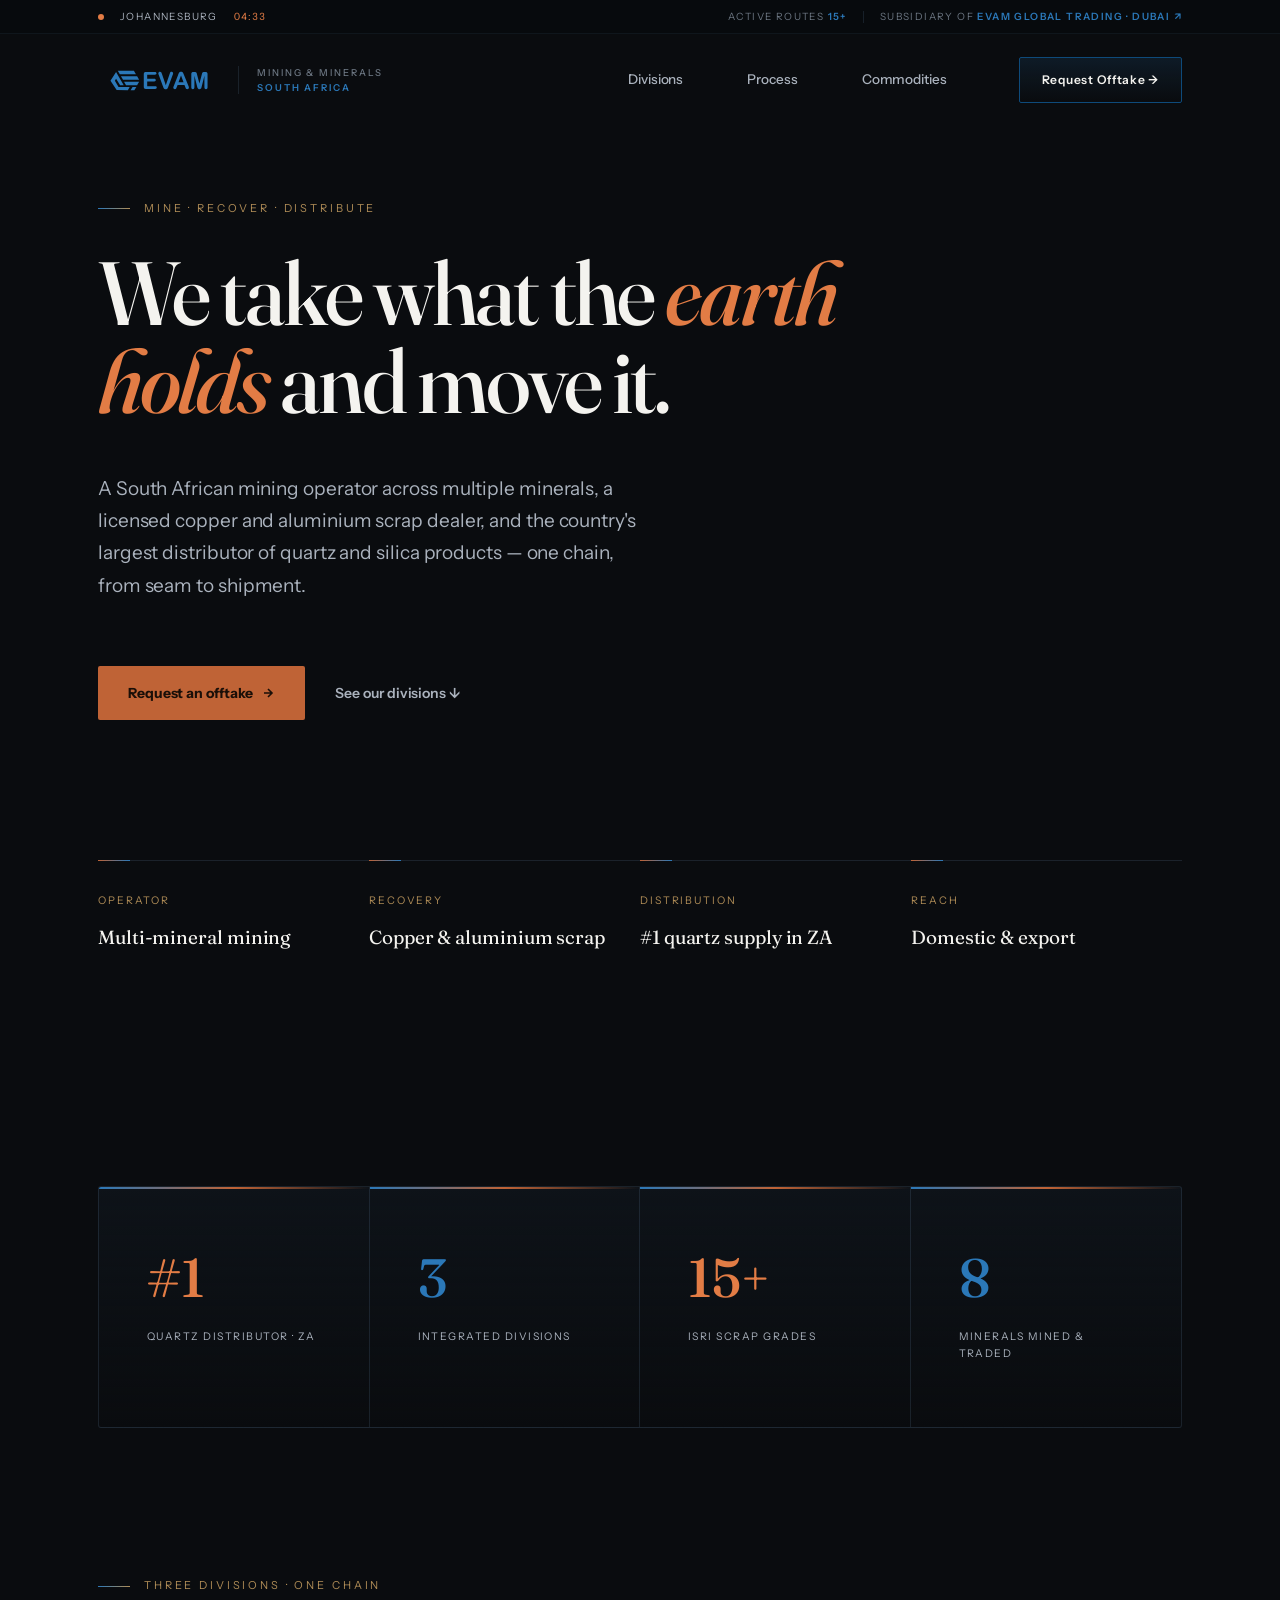
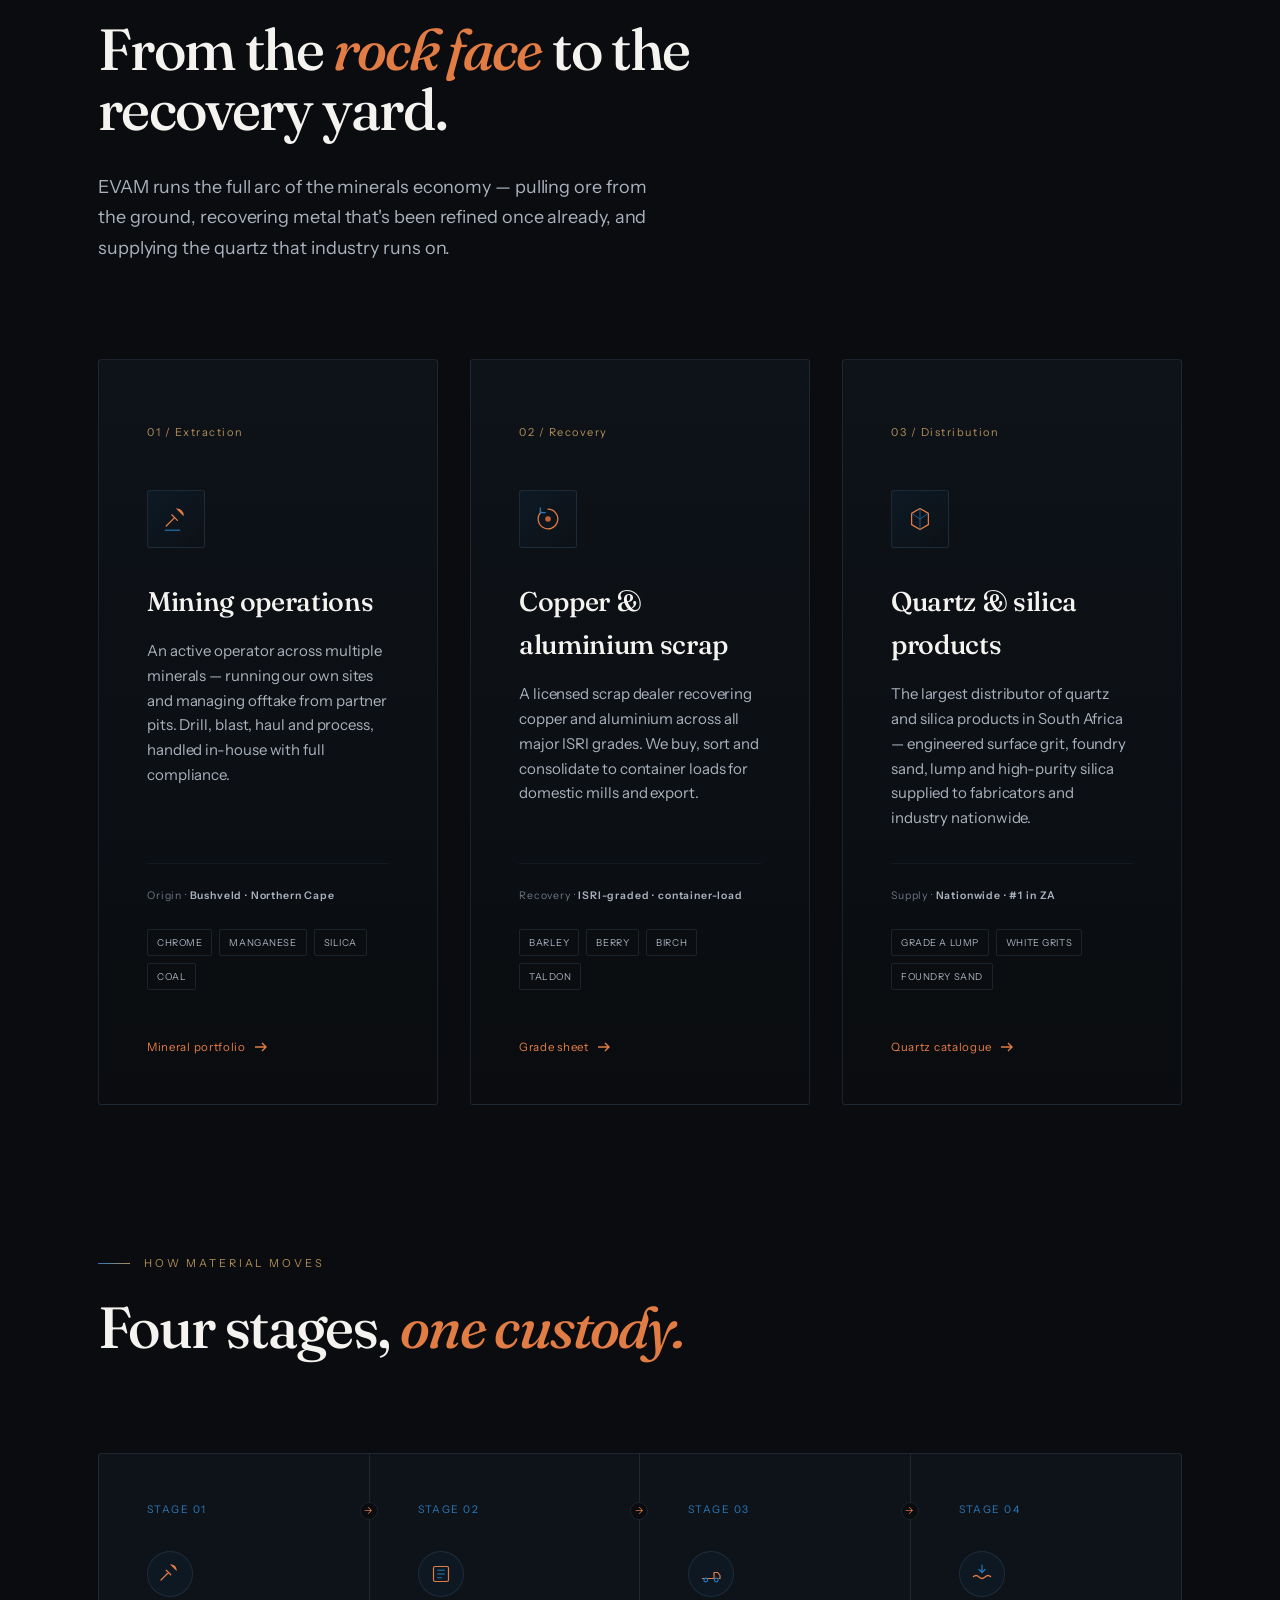
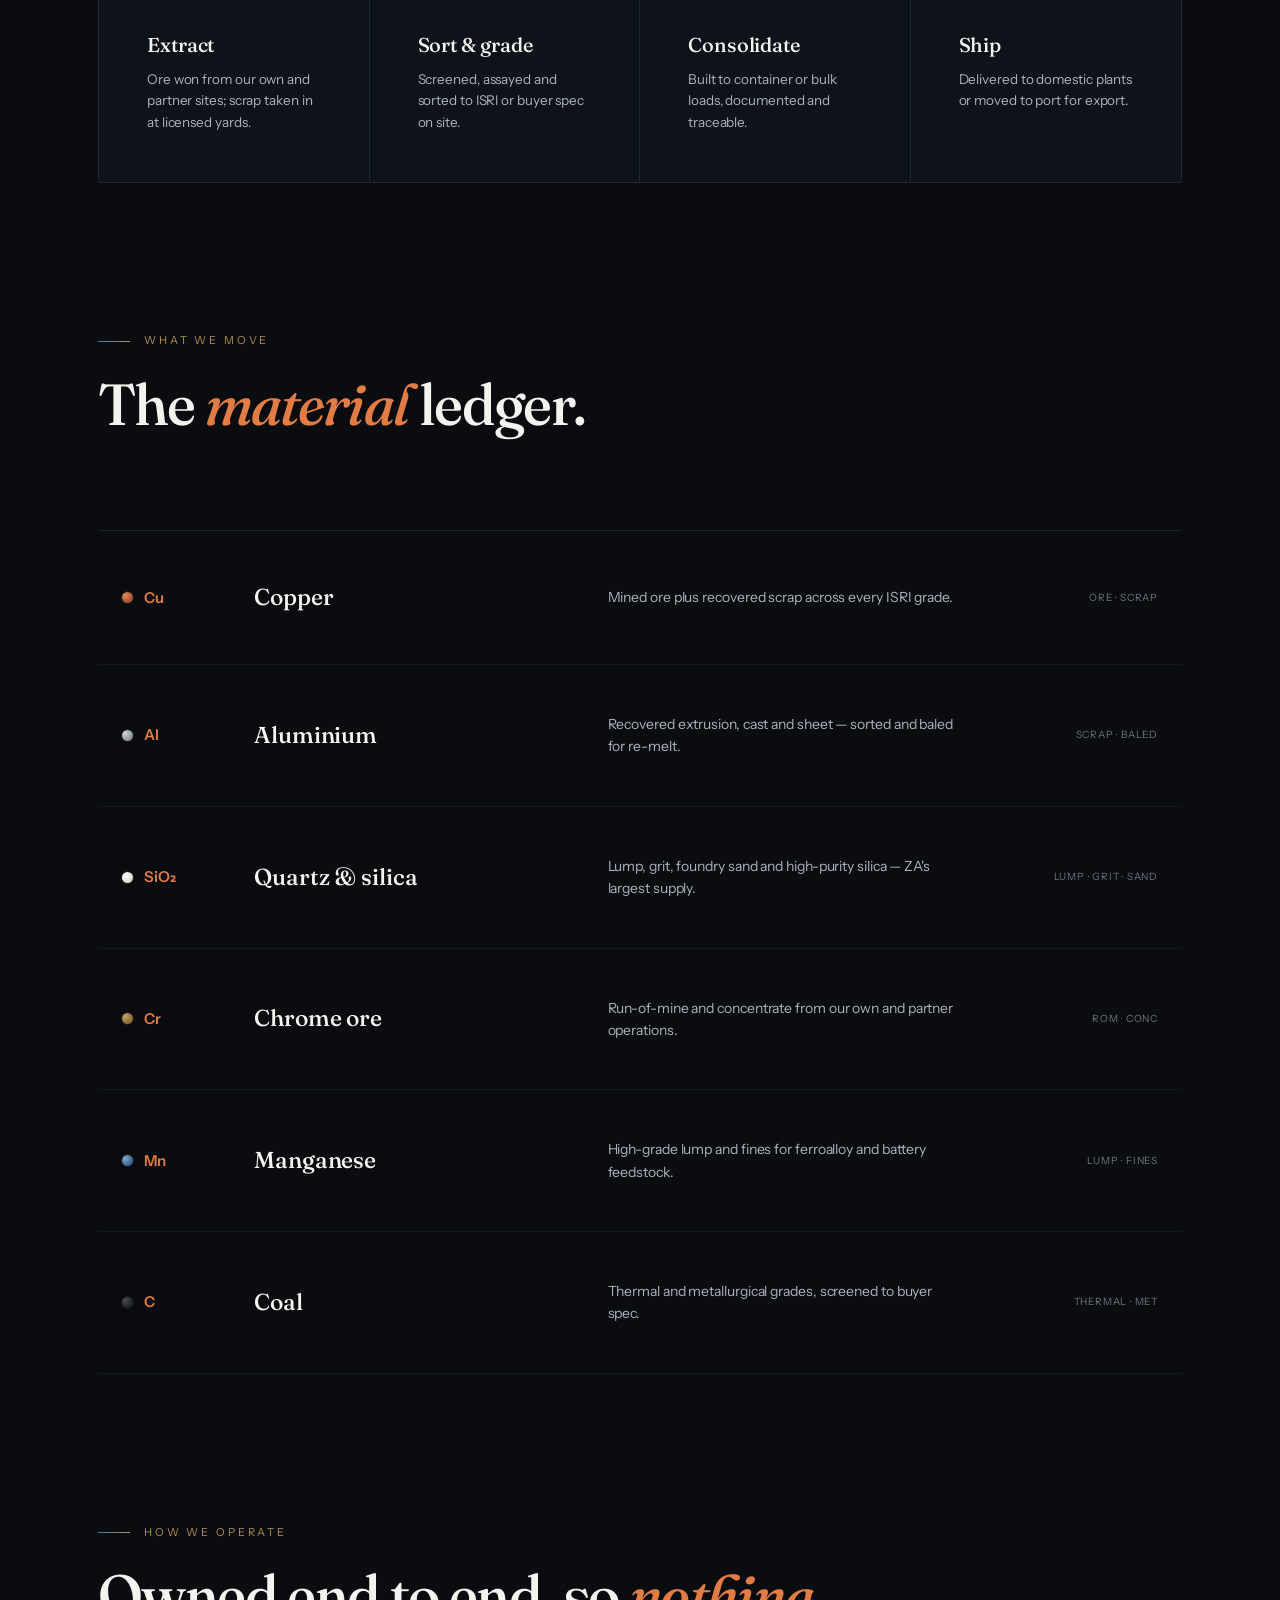
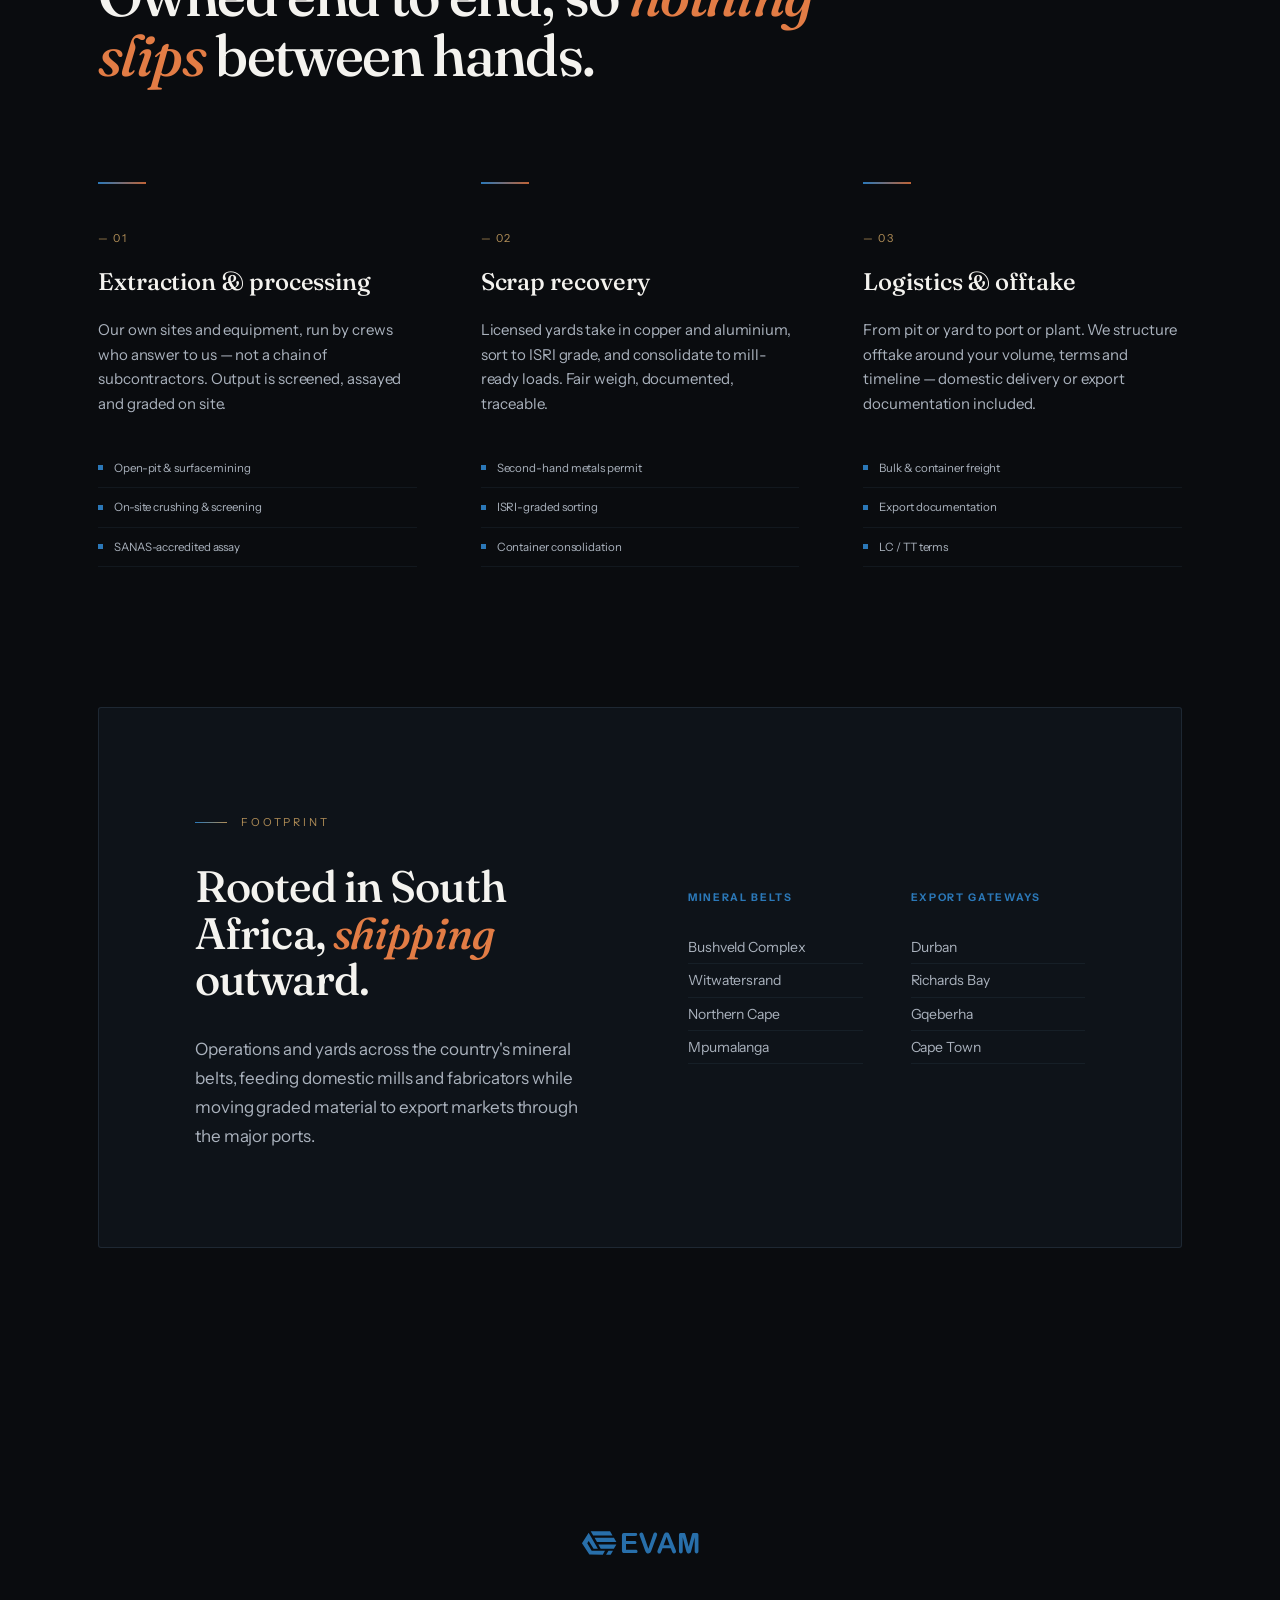
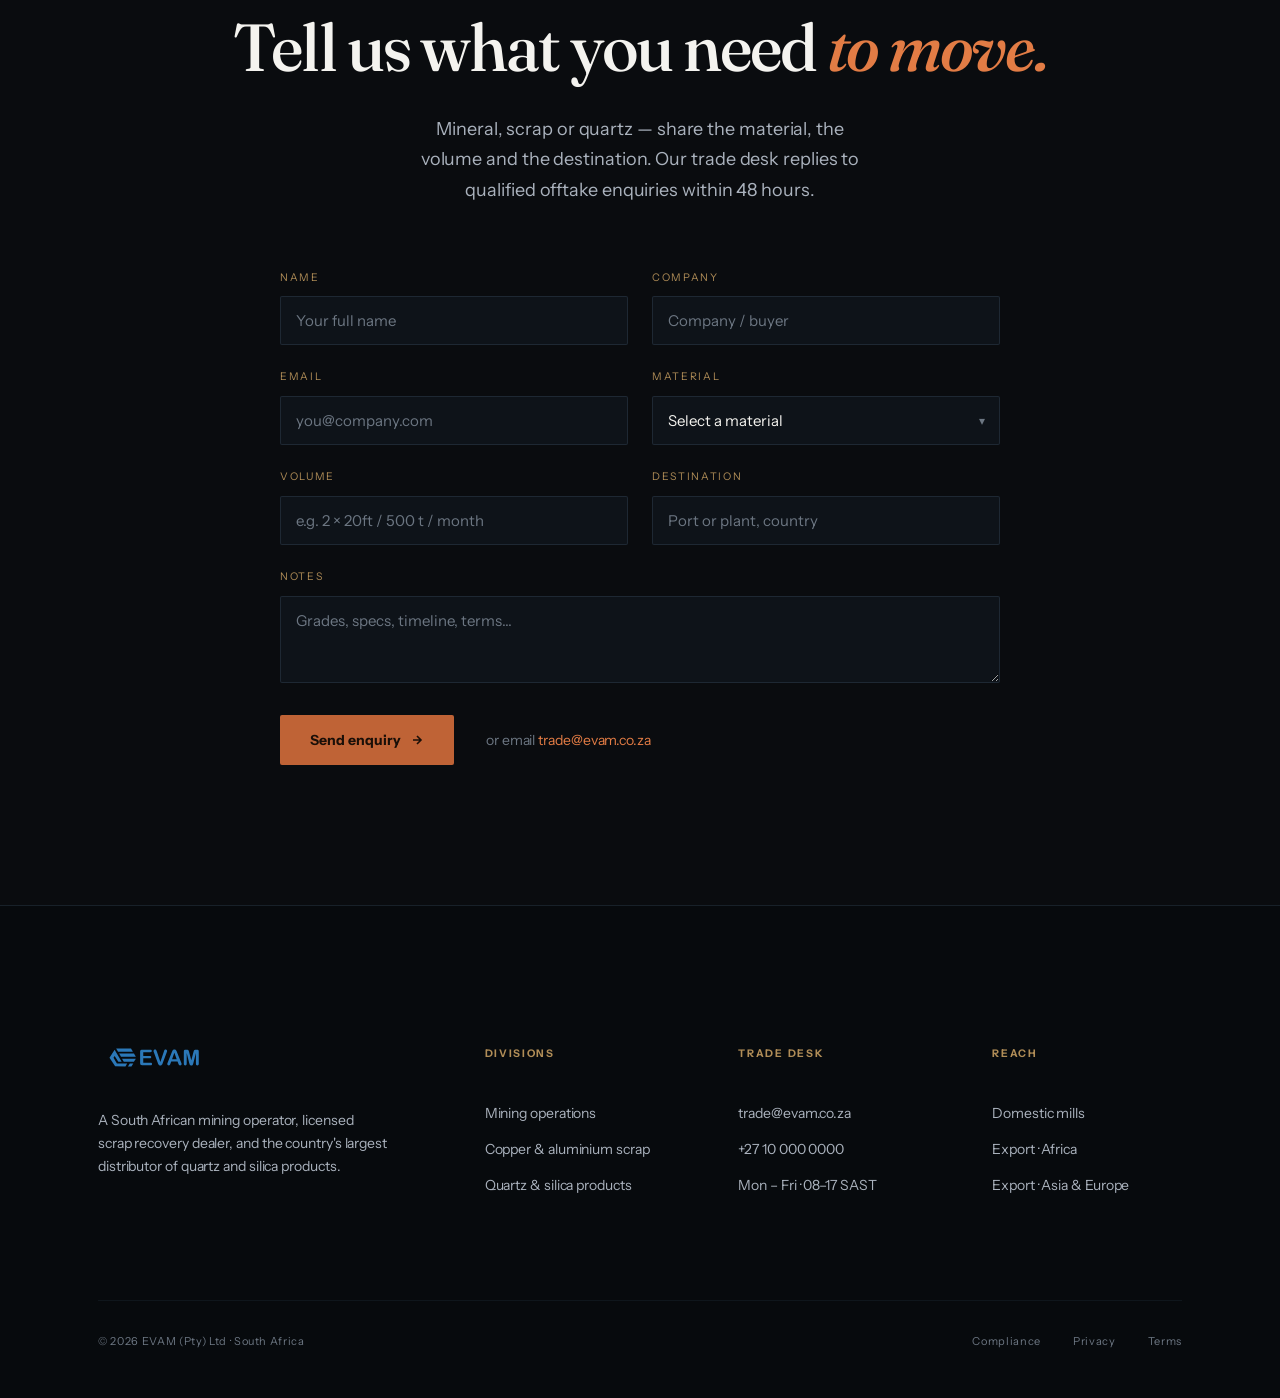
<file: index.html>
<!DOCTYPE html>
<html lang="en">
<head>
<meta charset="UTF-8">
<meta name="viewport" content="width=device-width, initial-scale=1.0">
<meta name="description" content="EVAM — a South African mining operator across multiple minerals, copper & aluminium scrap dealer, and the country's largest distributor of quartz and silica products.">
<title>EVAM — Earth, extracted. South African mining & minerals.</title>
<link rel="preconnect" href="https://fonts.googleapis.com">
<link rel="preconnect" href="https://fonts.gstatic.com" crossorigin>
<link href="https://fonts.googleapis.com/css2?family=Instrument+Sans:ital,wght@0,400;0,500;0,600;0,700;1,400;1,500&family=Fraunces:ital,opsz,wght@0,9..144,400;0,9..144,500;0,9..144,600;1,9..144,400;1,9..144,500&display=swap" rel="stylesheet">
<style>
  :root{
    --pitch:#0a0c0f;
    --seam:#0e1319;
    --seam-2:#121922;
    --rock:#1b2530;
    --navy:#0e4a7a;
    --navy-bright:#2b78b8;
    --navy-deep:#083860;
    --copper:#bf6336;
    --copper-bright:#e27c45;
    --quartz:#f4f3ef;
    --quartz-dim:#aab2bd;
    --quartz-faint:#6c7682;
    --gold:#b08d57;
    --line:rgba(120,160,200,.15);
    --line-soft:rgba(120,160,200,.08);
    --s1:8px;--s2:16px;--s3:24px;--s4:32px;--s5:48px;--s6:64px;--s7:96px;--s8:140px;--s9:200px;
    --rail:48px;--maxw:1180px;
  }
  *{margin:0;padding:0;box-sizing:border-box}
  html{scroll-behavior:smooth;-webkit-text-size-adjust:100%}
  body{
    background:var(--pitch);color:var(--quartz);
    font-family:'Instrument Sans',sans-serif;font-size:17px;line-height:1.6;letter-spacing:-.005em;
    -webkit-font-smoothing:antialiased;overflow-x:hidden;
  }
  a{color:inherit;text-decoration:none}
  ::selection{background:var(--copper);color:var(--pitch)}
  .wrap{max-width:var(--maxw);margin:0 auto;padding:0 var(--rail)}
  :focus-visible{outline:2px solid var(--navy-bright);outline-offset:3px}
  .eyebrow{font-family:'Instrument Sans',sans-serif;font-size:11px;letter-spacing:.26em;text-transform:uppercase;color:var(--gold);display:inline-flex;align-items:center;gap:14px}
  .eyebrow::before{content:"";width:32px;height:1px;background:linear-gradient(90deg,var(--navy-bright),var(--gold))}

  /* ===== TOP STATUS BAR (echoes parent) ===== */
  .statusbar{position:fixed;inset:0 0 auto 0;z-index:101;height:34px;background:#070a0d;border-bottom:1px solid var(--line-soft);display:flex;align-items:center}
  .statusbar .wrap{display:flex;align-items:center;justify-content:space-between;width:100%}
  .sb-l,.sb-r{display:flex;align-items:center;gap:var(--s2);font-family:'Instrument Sans',sans-serif;font-size:10px;letter-spacing:.14em;text-transform:uppercase;color:var(--quartz-faint)}
  .sb-l .loc{color:var(--quartz-dim)}
  .sb-l .clock{color:var(--copper-bright);letter-spacing:.1em;font-variant-numeric:tabular-nums;min-width:44px}
  .sb-l .tz{color:var(--quartz-faint)}
  .sb-l .dotlive{width:6px;height:6px;border-radius:50%;background:var(--copper-bright);box-shadow:0 0 0 0 rgba(226,124,69,.6);animation:pulse 2.4s infinite}
  @keyframes pulse{0%{box-shadow:0 0 0 0 rgba(226,124,69,.5)}70%{box-shadow:0 0 0 6px rgba(226,124,69,0)}100%{box-shadow:0 0 0 0 rgba(226,124,69,0)}}
  .sb-r b{color:var(--navy-bright);font-weight:600}
  .sb-r .sep{width:1px;height:12px;background:var(--line)}
  .sb-parent a{color:var(--quartz-dim);transition:color .2s}
  .sb-parent a:hover{color:var(--copper-bright)}

  /* ===== HEADER ===== */
  header{position:fixed;inset:34px 0 auto 0;z-index:100;transition:background .4s,border-color .4s,box-shadow .4s;border-bottom:1px solid transparent}
  header.scrolled{background:rgba(10,12,15,.7);backdrop-filter:blur(20px) saturate(140%);border-bottom-color:var(--line);box-shadow:0 8px 40px rgba(0,0,0,.4)}
  .nav{display:flex;align-items:center;justify-content:space-between;height:92px}
  .logo{display:flex;align-items:center;gap:18px}
  .logo img,.logo .evam-logo{height:25px;width:auto;display:block;color:var(--navy-bright)}
  .logo .divider{width:1px;height:28px;background:var(--line)}
  .logo .tag{font-family:'Instrument Sans',sans-serif;font-size:9.5px;font-weight:500;color:var(--quartz-faint);letter-spacing:.2em;text-transform:uppercase;line-height:1.6}
  .logo .tag b{color:var(--navy-bright);font-weight:600}
  nav.links{display:flex;align-items:center;gap:var(--s6)}
  nav.links a:not(.quote-btn){font-size:13.5px;font-weight:500;color:var(--quartz-dim);transition:color .2s;position:relative;padding:6px 0}
  nav.links a:not(.quote-btn)::after{content:"";position:absolute;left:0;bottom:0;width:0;height:1.5px;background:linear-gradient(90deg,var(--navy-bright),var(--copper));transition:width .28s cubic-bezier(.2,.7,.2,1)}
  nav.links a:not(.quote-btn):hover{color:var(--quartz)}
  nav.links a:not(.quote-btn):hover::after{width:100%}
  .quote-btn{margin-left:var(--s1);border:1px solid var(--navy);color:var(--quartz);background:linear-gradient(180deg,rgba(43,120,184,.14),transparent);padding:12px 22px;font-size:12px;font-weight:600;font-family:'Instrument Sans',sans-serif;letter-spacing:.06em;border-radius:2px;transition:all .25s}
  .quote-btn:hover{border-color:var(--navy-bright);background:var(--navy);box-shadow:0 6px 26px rgba(14,74,122,.45)}
  .burger{display:none;flex-direction:column;gap:5px;cursor:pointer;background:none;border:0;padding:8px}
  .burger span{width:25px;height:2px;background:var(--quartz);transition:.3s}

  /* ===== HERO ===== */
  .hero{position:relative;padding:calc(126px + var(--s6)) 0 var(--s7);min-height:88vh;display:flex;align-items:center}
  .hero .wrap{width:100%}
  .hero-inner{max-width:900px}
  h1.hero-title{font-family:'Fraunces',serif;font-weight:500;font-size:clamp(50px,7vw,104px);line-height:.98;letter-spacing:-.032em;margin-top:var(--s4);max-width:14ch}
  h1.hero-title em{font-style:italic;color:var(--copper-bright)}
  .hero-sub{margin-top:var(--s5);max-width:560px;color:var(--quartz-dim);font-size:19px;line-height:1.7}
  .hero-cta{display:flex;gap:var(--s3);margin-top:var(--s6);flex-wrap:wrap;align-items:center}
  .btn-solid{background:var(--copper);color:#1a0f08;padding:16px 30px;font-weight:700;font-size:14px;border-radius:2px;transition:.25s;display:inline-flex;gap:9px;align-items:center}
  .btn-solid:hover{background:var(--copper-bright);transform:translateY(-2px);box-shadow:0 14px 34px rgba(191,99,54,.32)}
  .btn-ghost{padding:16px 6px;font-weight:600;font-size:14px;color:var(--quartz-dim);transition:.25s}
  .btn-ghost:hover{color:var(--quartz)}

  /* ===== HERO META STRIP ===== */
  .hero-meta{display:grid;grid-template-columns:repeat(4,1fr);gap:0;margin-top:var(--s8);border-top:1px solid var(--line)}
  .hero-meta .hm{padding:var(--s4) var(--s4) 0 0;position:relative}
  .hero-meta .hm::before{content:"";position:absolute;top:-1px;left:0;width:32px;height:1px;background:linear-gradient(90deg,var(--copper),var(--navy-bright))}
  .hero-meta .hm-k{display:block;font-family:'Instrument Sans',sans-serif;font-size:10.5px;letter-spacing:.18em;text-transform:uppercase;color:var(--gold);margin-bottom:var(--s2)}
  .hero-meta .hm-v{display:block;font-family:'Fraunces',serif;font-size:19px;color:var(--quartz);line-height:1.25}

  /* ===== SECTION SYSTEM ===== */
  section.block{padding:var(--s8) 0}
  .sec-head{max-width:760px;margin-bottom:var(--s7)}
  .sec-title{font-family:'Fraunces',serif;font-weight:500;font-size:clamp(34px,4.6vw,58px);line-height:1.04;letter-spacing:-.028em;margin-top:var(--s3)}
  .sec-title em{font-style:italic;color:var(--copper-bright)}
  .sec-intro{max-width:580px;color:var(--quartz-dim);margin-top:var(--s4);font-size:18px;line-height:1.7}

  /* ===== STATS ===== */
  .stats{display:grid;grid-template-columns:repeat(4,1fr);border:1px solid var(--line);border-radius:3px;overflow:hidden;background:linear-gradient(180deg,var(--seam),transparent)}
  .stat{padding:var(--s6) var(--s5);border-right:1px solid var(--line);position:relative;overflow:hidden}
  .stat:last-child{border-right:0}
  .stat::after{content:"";position:absolute;left:0;top:0;width:100%;height:2px;background:linear-gradient(90deg,var(--navy-bright),var(--copper),transparent);transform:scaleX(0);transform-origin:left;transition:transform .7s}
  .stat.in::after{transform:scaleX(1)}
  .stat .n{font-family:'Fraunces',serif;font-size:54px;font-weight:500;line-height:1}
  .stat:nth-child(odd) .n{color:var(--copper-bright)}
  .stat:nth-child(even) .n{color:var(--navy-bright)}
  .stat .lbl{font-family:'Instrument Sans',sans-serif;font-size:10.5px;letter-spacing:.14em;text-transform:uppercase;color:var(--quartz-dim);margin-top:var(--s3)}

  /* ===== DIVISIONS ===== */
  .divisions{display:grid;grid-template-columns:repeat(3,1fr);gap:var(--s4)}
  .division{background:linear-gradient(180deg,var(--seam),var(--pitch));border:1px solid var(--line);border-radius:3px;padding:var(--s6) var(--s5) var(--s5);position:relative;transition:transform .4s,border-color .4s;display:flex;flex-direction:column;overflow:hidden}
  .division>*{position:relative;z-index:1}
  .division::before{content:"";position:absolute;inset:0;background:radial-gradient(circle at 82% -10%,rgba(14,74,122,.2),transparent 58%);opacity:0;transition:opacity .45s;z-index:0}
  .division:hover{transform:translateY(-6px);border-color:rgba(43,120,184,.42)}
  .division:hover::before{opacity:1}
  .division .idx{font-family:'Instrument Sans',sans-serif;font-size:11px;color:var(--gold);letter-spacing:.14em}
  .division .icon{margin:var(--s5) 0 var(--s4);width:58px;height:58px;border:1px solid var(--line);border-radius:3px;display:flex;align-items:center;justify-content:center;background:linear-gradient(135deg,rgba(14,74,122,.14),transparent)}
  .division h3{font-family:'Fraunces',serif;font-weight:500;font-size:27px;letter-spacing:-.012em;margin-bottom:var(--s2)}
  .division p{color:var(--quartz-dim);font-size:15px;flex:1;line-height:1.65}
  .division .meta{margin-top:var(--s4);font-family:'Instrument Sans',sans-serif;font-size:10.5px;letter-spacing:.08em;color:var(--quartz-faint);padding-top:var(--s3);border-top:1px solid var(--line-soft)}
  .division .meta b{color:var(--quartz-dim);font-weight:600}
  .division .tags{display:flex;flex-wrap:wrap;gap:7px;margin-top:var(--s3)}
  .division .tags span{font-family:'Instrument Sans',sans-serif;font-size:9.5px;letter-spacing:.06em;color:var(--quartz-dim);border:1px solid var(--line);padding:5px 9px;text-transform:uppercase;border-radius:2px}
  .division .more{margin-top:var(--s5);font-family:'Instrument Sans',sans-serif;font-size:11.5px;color:var(--copper-bright);letter-spacing:.06em;display:inline-flex;gap:8px;align-items:center}
  .division:hover .more{gap:14px}

  /* ===== PROCESS ===== */
  .process{display:grid;grid-template-columns:repeat(4,1fr);border:1px solid var(--line);border-radius:3px;overflow:hidden;background:var(--seam)}
  .pstep{padding:var(--s5);border-right:1px solid var(--line);position:relative}
  .pstep:last-child{border-right:0}
  .pstep .pnum{font-family:'Instrument Sans',sans-serif;font-size:10.5px;color:var(--navy-bright);letter-spacing:.14em;margin-bottom:var(--s4)}
  .pstep .picon{width:46px;height:46px;border-radius:50%;border:1px solid var(--line);display:flex;align-items:center;justify-content:center;margin-bottom:var(--s4);background:rgba(14,74,122,.1)}
  .pstep h4{font-family:'Fraunces',serif;font-weight:500;font-size:20px;margin-bottom:var(--s1)}
  .pstep p{color:var(--quartz-dim);font-size:13.5px;line-height:1.6}
  .pstep .arr{position:absolute;right:-9px;top:var(--s5);width:18px;height:18px;background:var(--pitch);border:1px solid var(--line);border-radius:50%;display:flex;align-items:center;justify-content:center;z-index:3;color:var(--copper-bright);font-size:10px}

  /* ===== COMMODITY LEDGER ===== */
  .comm{border-top:1px solid var(--line)}
  .comm-row{display:grid;grid-template-columns:84px 1.3fr 1.5fr 150px;gap:var(--s5);align-items:center;padding:var(--s5) var(--s3);border-bottom:1px solid var(--line-soft);transition:padding-left .3s,background .3s;position:relative}
  .comm-row::before{content:"";position:absolute;left:0;top:0;bottom:0;width:2px;background:linear-gradient(180deg,var(--navy-bright),var(--copper));transform:scaleY(0);transition:transform .3s}
  .comm-row:hover{padding-left:var(--s5);background:linear-gradient(90deg,rgba(14,74,122,.1),transparent 72%)}
  .comm-row:hover::before{transform:scaleY(1)}
  .comm-row .sym{font-family:'Instrument Sans',sans-serif;font-weight:600;font-size:15px;color:var(--copper-bright);display:flex;align-items:center;gap:11px}
  .comm-row .dot{width:11px;height:11px;border-radius:50%;flex:none;box-shadow:0 0 0 1px rgba(255,255,255,.08),0 0 12px rgba(0,0,0,.4)}
  .comm-row .nm{font-family:'Fraunces',serif;font-size:23px;font-weight:500}
  .comm-row .desc{color:var(--quartz-dim);font-size:14px}
  .comm-row .form{font-family:'Instrument Sans',sans-serif;font-size:10px;color:var(--quartz-faint);text-align:right;letter-spacing:.08em}

  /* ===== CAPABILITIES ===== */
  .caps{display:grid;grid-template-columns:repeat(3,1fr);gap:var(--s6)}
  .cap{position:relative;padding-top:var(--s5)}
  .cap::before{content:"";position:absolute;top:0;left:0;width:48px;height:2px;background:linear-gradient(90deg,var(--navy-bright),var(--copper))}
  .cap .num{font-family:'Instrument Sans',sans-serif;font-size:11px;color:var(--gold);margin-bottom:var(--s2);letter-spacing:.14em}
  .cap h4{font-family:'Fraunces',serif;font-weight:500;font-size:24px;margin-bottom:var(--s2)}
  .cap p{color:var(--quartz-dim);font-size:15px;line-height:1.65}
  .cap ul{list-style:none;margin-top:var(--s4)}
  .cap li{font-family:'Instrument Sans',sans-serif;font-size:11.5px;color:var(--quartz-dim);padding:10px 0;border-bottom:1px solid var(--line-soft);display:flex;gap:11px;align-items:center}
  .cap li::before{content:"";width:5px;height:5px;background:var(--navy-bright);flex:none}

  /* ===== FOOTPRINT ===== */
  .footprint{border:1px solid var(--line);border-radius:3px;background:var(--seam);padding:var(--s7);display:grid;grid-template-columns:1fr 1fr;gap:var(--s7);position:relative;overflow:hidden}
  .footprint h3{font-family:'Fraunces',serif;font-weight:500;font-size:clamp(28px,3.6vw,44px);line-height:1.06;letter-spacing:-.02em}
  .footprint h3 em{font-style:italic;color:var(--copper-bright)}
  .footprint p{color:var(--quartz-dim);margin-top:var(--s4);max-width:420px;line-height:1.7}
  .regions{display:grid;grid-template-columns:1fr 1fr;gap:var(--s5);align-content:center}
  .region b{display:block;font-family:'Instrument Sans',sans-serif;font-size:10.5px;letter-spacing:.16em;text-transform:uppercase;color:var(--navy-bright);margin-bottom:var(--s3)}
  .region span{display:block;color:var(--quartz-dim);font-size:14px;padding:5px 0;border-bottom:1px solid var(--line-soft)}

  /* ===== CTA ===== */
  .cta-final{text-align:center;padding:var(--s8) 0;position:relative}
  .cta-final img,.cta-final .evam-logo{height:30px;margin-bottom:var(--s5);opacity:.92;color:var(--navy-bright)}
  .cta-final h2{font-family:'Fraunces',serif;font-weight:500;font-size:clamp(38px,5.2vw,72px);line-height:1.02;letter-spacing:-.032em}
  .cta-final h2 em{font-style:italic;color:var(--copper-bright)}
  .cta-final p{color:var(--quartz-dim);max-width:470px;margin:var(--s4) auto var(--s6);font-size:18px;line-height:1.7}
  /* ===== OFFTAKE FORM ===== */
  .offtake-form{max-width:720px;margin:0 auto;text-align:left}
  .ff-row{display:grid;grid-template-columns:1fr 1fr;gap:var(--s3);margin-bottom:var(--s3)}
  .ff{display:flex;flex-direction:column}
  .ff-full{margin-bottom:var(--s3)}
  .ff label{font-family:'Instrument Sans',sans-serif;font-size:10.5px;letter-spacing:.16em;text-transform:uppercase;color:var(--gold);margin-bottom:10px}
  .ff input,.ff select,.ff textarea{background:var(--seam);border:1px solid var(--line);border-radius:2px;padding:14px 15px;color:var(--quartz);font-family:'Instrument Sans',sans-serif;font-size:15px;transition:border-color .2s,background .2s;width:100%;resize:vertical}
  .ff input::placeholder,.ff textarea::placeholder{color:var(--quartz-faint)}
  .ff input:focus,.ff select:focus,.ff textarea:focus{outline:none;border-color:var(--navy-bright);background:var(--seam-2)}
  .ff input:user-invalid,.ff select:user-invalid{border-color:rgba(191,99,54,.6)}
  .ff-select{position:relative}
  .ff-select::after{content:"▾";position:absolute;right:15px;top:50%;transform:translateY(-50%);color:var(--quartz-faint);pointer-events:none;font-size:12px}
  .ff select{appearance:none;-webkit-appearance:none;cursor:pointer}
  .ff select option{background:var(--seam);color:var(--quartz)}
  .ff-actions{display:flex;align-items:center;gap:var(--s4);margin-top:var(--s4);flex-wrap:wrap}
  .ff-actions .btn-solid{border:0;cursor:pointer;font-family:'Instrument Sans',sans-serif}
  .ff-alt{font-size:14px;color:var(--quartz-faint)}
  .ff-alt a{color:var(--copper-bright);border-bottom:1px solid transparent;transition:border-color .2s}
  .ff-alt a:hover{border-color:var(--copper-bright)}
  .ff-success{margin-top:var(--s4);padding:14px 16px;border:1px solid rgba(43,120,184,.4);background:rgba(14,74,122,.14);border-radius:2px;color:var(--quartz);font-size:14.5px;max-width:none;text-align:left}

  /* ===== FOOTER ===== */
  footer{border-top:1px solid var(--line);background:#070a0d;padding:var(--s8) 0 var(--s5)}
  .foot-grid{display:grid;grid-template-columns:1.7fr 1fr 1fr 1fr;gap:var(--s6)}
  .foot-brand img,.foot-brand .evam-logo{height:23px;margin-bottom:var(--s4);color:var(--navy-bright)}
  .foot-brand p{color:var(--quartz-dim);font-size:14px;max-width:290px;line-height:1.65}
  .foot-col h5{font-family:'Instrument Sans',sans-serif;font-size:10.5px;letter-spacing:.16em;text-transform:uppercase;color:var(--gold);margin-bottom:var(--s4)}
  .foot-col a,.foot-col span{display:block;color:var(--quartz-dim);font-size:14px;padding:7px 0;transition:color .2s}
  .foot-col a:hover{color:var(--navy-bright)}
  .foot-bottom{display:flex;justify-content:space-between;align-items:center;margin-top:var(--s7);padding-top:var(--s4);border-top:1px solid var(--line-soft);font-family:'Instrument Sans',sans-serif;font-size:11px;color:var(--quartz-faint);letter-spacing:.06em}
  .foot-bottom div{display:flex;gap:var(--s4)}
  .foot-bottom a:hover{color:var(--navy-bright)}

  .reveal{opacity:0;transform:translateY(30px);transition:opacity .85s cubic-bezier(.2,.7,.2,1),transform .85s cubic-bezier(.2,.7,.2,1)}
  .reveal.in{opacity:1;transform:none}
  /* staggered row/card reveal */
  .reveal.stagger{opacity:1;transform:none}
  .stagger > *{opacity:0;transform:translateY(22px);transition:opacity .7s cubic-bezier(.2,.7,.2,1),transform .7s cubic-bezier(.2,.7,.2,1)}
  .stagger.in > *{opacity:1;transform:none}
  .stagger.in > *:nth-child(1){transition-delay:.00s}
  .stagger.in > *:nth-child(2){transition-delay:.09s}
  .stagger.in > *:nth-child(3){transition-delay:.18s}
  .stagger.in > *:nth-child(4){transition-delay:.27s}
  .stagger.in > *:nth-child(5){transition-delay:.36s}
  .stagger.in > *:nth-child(6){transition-delay:.45s}
  .stagger.in > *:nth-child(7){transition-delay:.54s}
  .stagger.in > *:nth-child(8){transition-delay:.63s}

  @media (max-width:980px){
    :root{--rail:24px}
    nav.links{position:fixed;inset:74px 0 auto 0;background:rgba(10,12,15,.98);backdrop-filter:blur(20px);flex-direction:column;gap:0;padding:var(--s2) var(--rail) var(--s5);border-bottom:1px solid var(--line);transform:translateY(-130%);transition:transform .35s;align-items:stretch}
    nav.links.open{transform:none}
    nav.links a:not(.quote-btn){padding:17px 0;border-bottom:1px solid var(--line-soft);font-size:16px}
    nav.links a:not(.quote-btn)::after{display:none}
    .quote-btn{margin-left:0;text-align:center;margin-top:var(--s3)}
    .burger{display:flex}
    .nav{height:74px}
    .statusbar{height:28px}
    .statusbar .sb-l .fy,.statusbar .sb-r .grades{display:none}
    .sb-l,.sb-r{font-size:9px;gap:var(--s2)}
    header{inset:28px 0 auto 0}
    nav.links{inset:102px 0 auto 0}
    .logo .tag,.logo .divider{display:none}
    .hero{padding-top:calc(74px + var(--s6));padding-bottom:var(--s7);min-height:auto}
    .hero-meta{grid-template-columns:1fr 1fr;gap:var(--s3) var(--s2);margin-top:var(--s6)}
    .hero-meta .hm{padding-top:var(--s3)}
    section.block{padding:var(--s7) 0}
    .stats{grid-template-columns:1fr 1fr}
    .stat:nth-child(2){border-right:0}.stat:nth-child(1),.stat:nth-child(2){border-bottom:1px solid var(--line)}
    .divisions{grid-template-columns:1fr}
    .process{grid-template-columns:1fr 1fr}.pstep:nth-child(2){border-right:0}.pstep:nth-child(1),.pstep:nth-child(2){border-bottom:1px solid var(--line)}.pstep .arr{display:none}
    .caps{grid-template-columns:1fr}
    .footprint{grid-template-columns:1fr;padding:var(--s5) var(--s4)}
    .comm-row{grid-template-columns:64px 1fr;gap:var(--s3)}.comm-row .desc,.comm-row .form{display:none}
    .foot-grid{grid-template-columns:1fr 1fr}
    .ff-row{grid-template-columns:1fr;gap:var(--s3)}
    .foot-bottom{flex-direction:column;gap:var(--s2);text-align:center}
  }
  @media (prefers-reduced-motion:reduce){
    .reveal{transition:none;opacity:1;transform:none}.stagger > *{transition:none;opacity:1;transform:none}html{scroll-behavior:auto}
  }
</style>
</head>
<body>

<div class="statusbar">
  <div class="wrap">
    <div class="sb-l">
      <span class="dotlive"></span><span class="loc">Johannesburg</span><span class="clock" id="clock">--:--</span>
    </div>
    <div class="sb-r sb-parent">
      <span class="grades">Active routes <b>15+</b></span>
      <span class="sep grades"></span>
      <span>Subsidiary of <a href="https://www.evam.ae" target="_blank" rel="noopener"><b>Evam Global Trading · Dubai ↗</b></a></span>
    </div>
  </div>
</div>

<header id="hdr">
  <div class="wrap nav">
    <a href="#top" class="logo" aria-label="EVAM home">
      <svg class="evam-logo" viewBox="0 0 205 42" height="25" role="img" aria-label="EVAM" xmlns="http://www.w3.org/2000/svg"><polygon points="60.32 4.72 63.76 10.54 36.67 10.54 33.14 4.72" fill="currentColor"/><polygon points="65.69 13.79 69.13 19.62 42.05 19.62 38.52 13.79" fill="currentColor"/><polygon points="43.78 23.12 47.14 28.94 65.6 28.94 69.13 23.12" fill="currentColor"/><polygon points="64.43 31.88 61.11 37.28 54.7 37.28 58.04 31.88" fill="currentColor"/><polygon points="53.22 31.88 34.52 31.88 28.35 21.49 30.38 18.06 37.16 28.94 43.24 28.94 30.35 6.68 20.96 21.31 31.3 37.13 50.12 37.28" fill="currentColor"/><path d="M95.57,11.28h-12.92v6.94h11.9c.88,0,1.53.2,1.96.59.43.39.65.91.65,1.55s-.21,1.17-.64,1.57c-.43.4-1.08.61-1.97.61h-11.9v8.04h13.37c.9,0,1.58.21,2.04.63.46.42.69.97.69,1.67s-.23,1.21-.69,1.63c-.46.42-1.14.63-2.04.63h-15.59c-1.25,0-2.15-.28-2.69-.83-.55-.55-.82-1.45-.82-2.68V10.37c0-.82.12-1.5.37-2.02.24-.52.63-.9,1.15-1.14.52-.24,1.19-.36,2-.36h15.14c.91,0,1.59.2,2.04.61.44.41.67.94.67,1.59s-.22,1.21-.67,1.61c-.44.4-1.12.61-2.04.61Z" fill="currentColor"/><path d="M107.49,10.14l6.41,18.96,6.43-19.1c.33-1,.59-1.7.75-2.09.17-.39.44-.75.83-1.06.39-.31.91-.47,1.58-.47.49,0,.94.12,1.36.37.42.24.75.57.98.97.24.41.36.81.36,1.23,0,.28-.04.59-.12.92s-.17.65-.29.96c-.12.32-.23.64-.35.97l-6.86,18.48c-.24.71-.49,1.38-.73,2.02-.25.64-.53,1.2-.85,1.68s-.75.88-1.28,1.19c-.54.31-1.19.46-1.96.46s-1.43-.15-1.96-.45c-.54-.3-.97-.7-1.29-1.2-.33-.5-.61-1.06-.86-1.69-.24-.63-.49-1.3-.73-2.01l-6.74-18.33c-.12-.33-.23-.66-.36-.98s-.23-.67-.31-1.04c-.08-.37-.13-.69-.13-.95,0-.66.26-1.25.79-1.79.53-.54,1.19-.81,1.99-.81.98,0,1.67.3,2.08.9s.82,1.55,1.25,2.86Z" fill="currentColor"/><path d="M146.63,31.94l-1.35-3.55h-11.51l-1.35,3.63c-.53,1.41-.98,2.37-1.35,2.86-.37.49-.99.74-1.83.74-.72,0-1.36-.26-1.91-.79-.55-.53-.83-1.13-.83-1.79,0-.39.06-.78.19-1.2.13-.41.34-.98.64-1.72l7.24-18.37c.21-.53.45-1.16.74-1.9.29-.74.6-1.35.93-1.84.33-.49.76-.88,1.29-1.19.53-.3,1.19-.45,1.98-.45s1.46.15,2,.45c.53.3.97.69,1.29,1.17.33.48.61.99.83,1.53.23.55.51,1.28.86,2.19l7.4,18.25c.58,1.39.87,2.4.87,3.03s-.27,1.26-.82,1.8c-.55.55-1.21.82-1.98.82-.45,0-.84-.08-1.16-.24-.32-.16-.59-.38-.81-.66-.22-.28-.45-.7-.71-1.27-.25-.57-.47-1.08-.65-1.51ZM135.27,24.09h8.46l-4.27-11.67-4.19,11.67Z" fill="currentColor"/><path d="M166.53,30.88l-4.54-18.02v19.52c0,1.08-.24,1.89-.72,2.43s-1.12.81-1.92.81-1.4-.27-1.89-.8-.73-1.35-.73-2.44V10c0-1.23.32-2.07.97-2.5.64-.43,1.51-.65,2.61-.65h1.78c1.07,0,1.84.1,2.33.29s.84.54,1.07,1.04c.23.5.5,1.32.79,2.45l4.11,15.49,4.11-15.49c.3-1.13.56-1.95.79-2.45.23-.5.59-.85,1.07-1.04s1.26-.29,2.33-.29h1.78c1.09,0,1.96.22,2.61.65s.97,1.26.97,2.5v22.38c0,1.08-.24,1.89-.72,2.43s-1.13.81-1.94.81c-.76,0-1.38-.27-1.87-.81s-.73-1.35-.73-2.43V12.86l-4.54,18.02c-.3,1.17-.54,2.03-.72,2.58-.19.55-.53,1.04-1.03,1.5-.5.45-1.2.68-2.09.68-.67,0-1.24-.14-1.7-.43-.46-.29-.82-.66-1.08-1.11s-.46-.95-.61-1.5c-.15-.55-.3-1.12-.45-1.71Z" fill="currentColor"/></svg>
      <span class="divider"></span>
      <span class="tag">Mining &amp; Minerals<br><b>South Africa</b></span>
    </a>
    <nav class="links" id="navlinks">
      <a href="#divisions">Divisions</a>
      <a href="#process">Process</a>
      <a href="#commodities">Commodities</a>
      <a href="#contact" class="quote-btn">Request Offtake →</a>
    </nav>
    <button class="burger" id="burger" aria-label="Toggle menu" aria-expanded="false"><span></span><span></span><span></span></button>
  </div>
</header>

<section class="hero" id="top">
  <div class="wrap">
    <div class="hero-inner">
      <span class="eyebrow reveal">Mine · Recover · Distribute</span>
      <h1 class="hero-title reveal">We take what the <em>earth holds</em> and move it.</h1>
      <p class="hero-sub reveal">A South African mining operator across multiple minerals, a licensed copper and aluminium scrap dealer, and the country's largest distributor of quartz and silica products — one chain, from seam to shipment.</p>
      <div class="hero-cta reveal">
        <a href="#contact" class="btn-solid">Request an offtake
          <svg width="14" height="14" viewBox="0 0 14 14" fill="none"><path d="M3 7h8M7 3l4 4-4 4" stroke="currentColor" stroke-width="1.6"/></svg>
        </a>
        <a href="#divisions" class="btn-ghost">See our divisions ↓</a>
      </div>
    </div>
    <div class="hero-meta reveal">
      <div class="hm"><span class="hm-k">Operator</span><span class="hm-v">Multi-mineral mining</span></div>
      <div class="hm"><span class="hm-k">Recovery</span><span class="hm-v">Copper &amp; aluminium scrap</span></div>
      <div class="hm"><span class="hm-k">Distribution</span><span class="hm-v">#1 quartz supply in ZA</span></div>
      <div class="hm"><span class="hm-k">Reach</span><span class="hm-v">Domestic &amp; export</span></div>
    </div>
  </div>
</section>
<!-- gem_removed -->

<section class="block" style="padding-bottom:0">
  <div class="wrap">
    <div class="stats reveal stagger">
      <div class="stat"><div class="n">#1</div><div class="lbl">Quartz distributor · ZA</div></div>
      <div class="stat"><div class="n">3</div><div class="lbl">Integrated divisions</div></div>
      <div class="stat"><div class="n">15+</div><div class="lbl">ISRI scrap grades</div></div>
      <div class="stat"><div class="n">8</div><div class="lbl">Minerals mined &amp; traded</div></div>
    </div>
  </div>
</section>

<section class="block" id="divisions">
  <div class="wrap">
    <div class="sec-head reveal">
      <span class="eyebrow">Three divisions · one chain</span>
      <h2 class="sec-title">From the <em>rock face</em> to the recovery yard.</h2>
      <p class="sec-intro">EVAM runs the full arc of the minerals economy — pulling ore from the ground, recovering metal that's been refined once already, and supplying the quartz that industry runs on.</p>
    </div>
    <div class="divisions reveal stagger">
      <div class="division reveal">
        <span class="idx">01 / Extraction</span>
        <div class="icon">
          <svg width="28" height="28" viewBox="0 0 40 40" fill="none"><path d="M6 30 L18 18 M14 14 l8 8 M22 6 c4 0 8 4 8 8 l-8 -8z" stroke="var(--copper-bright)" stroke-width="1.8" stroke-linecap="round"/><path d="M4 36 h22" stroke="var(--navy-bright)" stroke-width="1.6"/></svg>
        </div>
        <h3>Mining operations</h3>
        <p>An active operator across multiple minerals — running our own sites and managing offtake from partner pits. Drill, blast, haul and process, handled in-house with full compliance.</p>
        <div class="meta">Origin · <b>Bushveld · Northern Cape</b></div>
        <div class="tags"><span>Chrome</span><span>Manganese</span><span>Silica</span><span>Coal</span></div>
        <a href="#commodities" class="more">Mineral portfolio <svg width="14" height="10" viewBox="0 0 14 10" fill="none"><path d="M1 5h11M8 1l4 4-4 4" stroke="currentColor" stroke-width="1.4"/></svg></a>
      </div>
      <div class="division reveal">
        <span class="idx">02 / Recovery</span>
        <div class="icon">
          <svg width="28" height="28" viewBox="0 0 40 40" fill="none"><path d="M20 6 a14 14 0 1 1 -9.9 4.1" stroke="var(--copper-bright)" stroke-width="1.8" stroke-linecap="round"/><path d="M9 4 v7 h7" stroke="var(--navy-bright)" stroke-width="1.8" stroke-linecap="round" stroke-linejoin="round"/><circle cx="20" cy="20" r="4" fill="var(--copper)"/></svg>
        </div>
        <h3>Copper &amp; aluminium scrap</h3>
        <p>A licensed scrap dealer recovering copper and aluminium across all major ISRI grades. We buy, sort and consolidate to container loads for domestic mills and export.</p>
        <div class="meta">Recovery · <b>ISRI-graded · container-load</b></div>
        <div class="tags"><span>Barley</span><span>Berry</span><span>Birch</span><span>Taldon</span></div>
        <a href="#commodities" class="more">Grade sheet <svg width="14" height="10" viewBox="0 0 14 10" fill="none"><path d="M1 5h11M8 1l4 4-4 4" stroke="currentColor" stroke-width="1.4"/></svg></a>
      </div>
      <div class="division reveal">
        <span class="idx">03 / Distribution</span>
        <div class="icon">
          <svg width="28" height="28" viewBox="0 0 40 40" fill="none"><path d="M20 5 L32 12 L32 28 L20 35 L8 28 L8 12 Z" stroke="var(--copper-bright)" stroke-width="1.8" stroke-linejoin="round"/><path d="M20 5 L20 20 L8 12 M20 20 L32 12 M20 20 L20 35" stroke="var(--navy-bright)" stroke-width="1.2" opacity=".8"/></svg>
        </div>
        <h3>Quartz &amp; silica products</h3>
        <p>The largest distributor of quartz and silica products in South Africa — engineered surface grit, foundry sand, lump and high-purity silica supplied to fabricators and industry nationwide.</p>
        <div class="meta">Supply · <b>Nationwide · #1 in ZA</b></div>
        <div class="tags"><span>Grade A lump</span><span>White grits</span><span>Foundry sand</span></div>
        <a href="#commodities" class="more">Quartz catalogue <svg width="14" height="10" viewBox="0 0 14 10" fill="none"><path d="M1 5h11M8 1l4 4-4 4" stroke="currentColor" stroke-width="1.4"/></svg></a>
      </div>
    </div>
  </div>
</section>

<section class="block" id="process" style="padding-top:0">
  <div class="wrap">
    <div class="sec-head reveal">
      <span class="eyebrow">How material moves</span>
      <h2 class="sec-title">Four stages, <em>one custody.</em></h2>
    </div>
    <div class="process reveal stagger">
      <div class="pstep">
        <div class="pnum">STAGE 01</div>
        <div class="picon"><svg width="24" height="24" viewBox="0 0 32 32" fill="none"><path d="M4 24 L14 14 M11 11 l6 6 M18 4 c3 0 6 3 6 6 l-6-6z" stroke="var(--copper-bright)" stroke-width="1.6" stroke-linecap="round"/></svg></div>
        <h4>Extract</h4>
        <p>Ore won from our own and partner sites; scrap taken in at licensed yards.</p>
        <div class="arr">→</div>
      </div>
      <div class="pstep">
        <div class="pnum">STAGE 02</div>
        <div class="picon"><svg width="24" height="24" viewBox="0 0 32 32" fill="none"><rect x="6" y="6" width="20" height="20" rx="2" stroke="var(--copper-bright)" stroke-width="1.6"/><path d="M11 11h10M11 16h10M11 21h6" stroke="var(--navy-bright)" stroke-width="1.5"/></svg></div>
        <h4>Sort &amp; grade</h4>
        <p>Screened, assayed and sorted to ISRI or buyer spec on site.</p>
        <div class="arr">→</div>
      </div>
      <div class="pstep">
        <div class="pnum">STAGE 03</div>
        <div class="picon"><svg width="24" height="24" viewBox="0 0 32 32" fill="none"><path d="M4 22 h16 v-8 h5 l3 4 v4 h-2" stroke="var(--copper-bright)" stroke-width="1.6" stroke-linejoin="round"/><circle cx="9" cy="24" r="2.5" stroke="var(--navy-bright)" stroke-width="1.5"/><circle cx="23" cy="24" r="2.5" stroke="var(--navy-bright)" stroke-width="1.5"/></svg></div>
        <h4>Consolidate</h4>
        <p>Built to container or bulk loads, documented and traceable.</p>
        <div class="arr">→</div>
      </div>
      <div class="pstep">
        <div class="pnum">STAGE 04</div>
        <div class="picon"><svg width="24" height="24" viewBox="0 0 32 32" fill="none"><path d="M4 20 q4 -4 8 0 t8 0 t8 0" stroke="var(--copper-bright)" stroke-width="1.6" fill="none"/><path d="M16 4 v10 M12 10 l4 4 4-4" stroke="var(--navy-bright)" stroke-width="1.6" stroke-linecap="round" stroke-linejoin="round"/></svg></div>
        <h4>Ship</h4>
        <p>Delivered to domestic plants or moved to port for export.</p>
      </div>
    </div>
  </div>
</section>

<section class="block" id="commodities" style="padding-top:0">
  <div class="wrap">
    <div class="sec-head reveal">
      <span class="eyebrow">What we move</span>
      <h2 class="sec-title">The <em>material</em> ledger.</h2>
    </div>
    <div class="comm reveal stagger">
      <div class="comm-row"><span class="sym"><span class="dot" style="background:radial-gradient(circle at 30% 30%,#e98a52,#7a3a1d)"></span>Cu</span><span class="nm">Copper</span><span class="desc">Mined ore plus recovered scrap across every ISRI grade.</span><span class="form">ORE · SCRAP</span></div>
      <div class="comm-row"><span class="sym"><span class="dot" style="background:radial-gradient(circle at 30% 30%,#cdd6dc,#6c757d)"></span>Al</span><span class="nm">Aluminium</span><span class="desc">Recovered extrusion, cast and sheet — sorted and baled for re-melt.</span><span class="form">SCRAP · BALED</span></div>
      <div class="comm-row"><span class="sym"><span class="dot" style="background:radial-gradient(circle at 30% 30%,#fff,#cfc8b8)"></span>SiO₂</span><span class="nm">Quartz &amp; silica</span><span class="desc">Lump, grit, foundry sand and high-purity silica — ZA's largest supply.</span><span class="form">LUMP · GRIT · SAND</span></div>
      <div class="comm-row"><span class="sym"><span class="dot" style="background:radial-gradient(circle at 30% 30%,#caa15f,#6b4f29)"></span>Cr</span><span class="nm">Chrome ore</span><span class="desc">Run-of-mine and concentrate from our own and partner operations.</span><span class="form">ROM · CONC</span></div>
      <div class="comm-row"><span class="sym"><span class="dot" style="background:radial-gradient(circle at 30% 30%,#7fa8cc,#1e466e)"></span>Mn</span><span class="nm">Manganese</span><span class="desc">High-grade lump and fines for ferroalloy and battery feedstock.</span><span class="form">LUMP · FINES</span></div>
      <div class="comm-row"><span class="sym"><span class="dot" style="background:radial-gradient(circle at 30% 30%,#4a4a4a,#0d1218)"></span>C</span><span class="nm">Coal</span><span class="desc">Thermal and metallurgical grades, screened to buyer spec.</span><span class="form">THERMAL · MET</span></div>
    </div>
  </div>
</section>

<section class="block" id="capabilities" style="padding-top:0">
  <div class="wrap">
    <div class="sec-head reveal">
      <span class="eyebrow">How we operate</span>
      <h2 class="sec-title">Owned end to end, so <em>nothing slips</em> between hands.</h2>
    </div>
    <div class="caps reveal stagger">
      <div class="cap reveal">
        <div class="num">— 01</div>
        <h4>Extraction &amp; processing</h4>
        <p>Our own sites and equipment, run by crews who answer to us — not a chain of subcontractors. Output is screened, assayed and graded on site.</p>
        <ul><li>Open-pit &amp; surface mining</li><li>On-site crushing &amp; screening</li><li>SANAS-accredited assay</li></ul>
      </div>
      <div class="cap reveal">
        <div class="num">— 02</div>
        <h4>Scrap recovery</h4>
        <p>Licensed yards take in copper and aluminium, sort to ISRI grade, and consolidate to mill-ready loads. Fair weigh, documented, traceable.</p>
        <ul><li>Second-hand metals permit</li><li>ISRI-graded sorting</li><li>Container consolidation</li></ul>
      </div>
      <div class="cap reveal">
        <div class="num">— 03</div>
        <h4>Logistics &amp; offtake</h4>
        <p>From pit or yard to port or plant. We structure offtake around your volume, terms and timeline — domestic delivery or export documentation included.</p>
        <ul><li>Bulk &amp; container freight</li><li>Export documentation</li><li>LC / TT terms</li></ul>
      </div>
    </div>
  </div>
</section>

<section class="block" id="footprint" style="padding-top:0">
  <div class="wrap">
    <div class="footprint reveal">
      <div>
        <span class="eyebrow">Footprint</span>
        <h3 style="margin-top:var(--s4)">Rooted in South Africa, <em>shipping</em> outward.</h3>
        <p>Operations and yards across the country's mineral belts, feeding domestic mills and fabricators while moving graded material to export markets through the major ports.</p>
      </div>
      <div class="regions reveal stagger">
        <div class="region"><b>Mineral belts</b><span>Bushveld Complex</span><span>Witwatersrand</span><span>Northern Cape</span><span>Mpumalanga</span></div>
        <div class="region"><b>Export gateways</b><span>Durban</span><span>Richards Bay</span><span>Gqeberha</span><span>Cape Town</span></div>
      </div>
    </div>
  </div>
</section>

<section class="cta-final" id="contact">
  <div class="wrap reveal">
    <svg class="evam-logo" viewBox="0 0 205 42" height="30" role="img" aria-label="EVAM" xmlns="http://www.w3.org/2000/svg"><polygon points="60.32 4.72 63.76 10.54 36.67 10.54 33.14 4.72" fill="currentColor"/><polygon points="65.69 13.79 69.13 19.62 42.05 19.62 38.52 13.79" fill="currentColor"/><polygon points="43.78 23.12 47.14 28.94 65.6 28.94 69.13 23.12" fill="currentColor"/><polygon points="64.43 31.88 61.11 37.28 54.7 37.28 58.04 31.88" fill="currentColor"/><polygon points="53.22 31.88 34.52 31.88 28.35 21.49 30.38 18.06 37.16 28.94 43.24 28.94 30.35 6.68 20.96 21.31 31.3 37.13 50.12 37.28" fill="currentColor"/><path d="M95.57,11.28h-12.92v6.94h11.9c.88,0,1.53.2,1.96.59.43.39.65.91.65,1.55s-.21,1.17-.64,1.57c-.43.4-1.08.61-1.97.61h-11.9v8.04h13.37c.9,0,1.58.21,2.04.63.46.42.69.97.69,1.67s-.23,1.21-.69,1.63c-.46.42-1.14.63-2.04.63h-15.59c-1.25,0-2.15-.28-2.69-.83-.55-.55-.82-1.45-.82-2.68V10.37c0-.82.12-1.5.37-2.02.24-.52.63-.9,1.15-1.14.52-.24,1.19-.36,2-.36h15.14c.91,0,1.59.2,2.04.61.44.41.67.94.67,1.59s-.22,1.21-.67,1.61c-.44.4-1.12.61-2.04.61Z" fill="currentColor"/><path d="M107.49,10.14l6.41,18.96,6.43-19.1c.33-1,.59-1.7.75-2.09.17-.39.44-.75.83-1.06.39-.31.91-.47,1.58-.47.49,0,.94.12,1.36.37.42.24.75.57.98.97.24.41.36.81.36,1.23,0,.28-.04.59-.12.92s-.17.65-.29.96c-.12.32-.23.64-.35.97l-6.86,18.48c-.24.71-.49,1.38-.73,2.02-.25.64-.53,1.2-.85,1.68s-.75.88-1.28,1.19c-.54.31-1.19.46-1.96.46s-1.43-.15-1.96-.45c-.54-.3-.97-.7-1.29-1.2-.33-.5-.61-1.06-.86-1.69-.24-.63-.49-1.3-.73-2.01l-6.74-18.33c-.12-.33-.23-.66-.36-.98s-.23-.67-.31-1.04c-.08-.37-.13-.69-.13-.95,0-.66.26-1.25.79-1.79.53-.54,1.19-.81,1.99-.81.98,0,1.67.3,2.08.9s.82,1.55,1.25,2.86Z" fill="currentColor"/><path d="M146.63,31.94l-1.35-3.55h-11.51l-1.35,3.63c-.53,1.41-.98,2.37-1.35,2.86-.37.49-.99.74-1.83.74-.72,0-1.36-.26-1.91-.79-.55-.53-.83-1.13-.83-1.79,0-.39.06-.78.19-1.2.13-.41.34-.98.64-1.72l7.24-18.37c.21-.53.45-1.16.74-1.9.29-.74.6-1.35.93-1.84.33-.49.76-.88,1.29-1.19.53-.3,1.19-.45,1.98-.45s1.46.15,2,.45c.53.3.97.69,1.29,1.17.33.48.61.99.83,1.53.23.55.51,1.28.86,2.19l7.4,18.25c.58,1.39.87,2.4.87,3.03s-.27,1.26-.82,1.8c-.55.55-1.21.82-1.98.82-.45,0-.84-.08-1.16-.24-.32-.16-.59-.38-.81-.66-.22-.28-.45-.7-.71-1.27-.25-.57-.47-1.08-.65-1.51ZM135.27,24.09h8.46l-4.27-11.67-4.19,11.67Z" fill="currentColor"/><path d="M166.53,30.88l-4.54-18.02v19.52c0,1.08-.24,1.89-.72,2.43s-1.12.81-1.92.81-1.4-.27-1.89-.8-.73-1.35-.73-2.44V10c0-1.23.32-2.07.97-2.5.64-.43,1.51-.65,2.61-.65h1.78c1.07,0,1.84.1,2.33.29s.84.54,1.07,1.04c.23.5.5,1.32.79,2.45l4.11,15.49,4.11-15.49c.3-1.13.56-1.95.79-2.45.23-.5.59-.85,1.07-1.04s1.26-.29,2.33-.29h1.78c1.09,0,1.96.22,2.61.65s.97,1.26.97,2.5v22.38c0,1.08-.24,1.89-.72,2.43s-1.13.81-1.94.81c-.76,0-1.38-.27-1.87-.81s-.73-1.35-.73-2.43V12.86l-4.54,18.02c-.3,1.17-.54,2.03-.72,2.58-.19.55-.53,1.04-1.03,1.5-.5.45-1.2.68-2.09.68-.67,0-1.24-.14-1.7-.43-.46-.29-.82-.66-1.08-1.11s-.46-.95-.61-1.5c-.15-.55-.3-1.12-.45-1.71Z" fill="currentColor"/></svg>
    <h2>Tell us what you need <em>to move.</em></h2>
    <p>Mineral, scrap or quartz — share the material, the volume and the destination. Our trade desk replies to qualified offtake enquiries within 48 hours.</p>
    <form class="offtake-form" id="offtakeForm" novalidate>
      <div class="ff-row">
        <div class="ff"><label for="f-name">Name</label><input id="f-name" name="name" type="text" autocomplete="name" required placeholder="Your full name"></div>
        <div class="ff"><label for="f-company">Company</label><input id="f-company" name="company" type="text" autocomplete="organization" placeholder="Company / buyer"></div>
      </div>
      <div class="ff-row">
        <div class="ff"><label for="f-email">Email</label><input id="f-email" name="email" type="email" autocomplete="email" required placeholder="you@company.com"></div>
        <div class="ff"><label for="f-material">Material</label>
          <div class="ff-select"><select id="f-material" name="material" required>
            <option value="" disabled selected>Select a material</option>
            <option>Copper — ore</option>
            <option>Copper — scrap</option>
            <option>Aluminium — scrap</option>
            <option>Quartz &amp; silica</option>
            <option>Chrome ore</option>
            <option>Manganese</option>
            <option>Coal</option>
            <option>Other / mixed</option>
          </select></div>
        </div>
      </div>
      <div class="ff-row">
        <div class="ff"><label for="f-volume">Volume</label><input id="f-volume" name="volume" type="text" placeholder="e.g. 2 × 20ft / 500 t / month"></div>
        <div class="ff"><label for="f-dest">Destination</label><input id="f-dest" name="destination" type="text" placeholder="Port or plant, country"></div>
      </div>
      <div class="ff ff-full"><label for="f-notes">Notes</label><textarea id="f-notes" name="notes" rows="3" placeholder="Grades, specs, timeline, terms…"></textarea></div>
      <div class="ff-actions">
        <button type="submit" class="btn-solid">Send enquiry
          <svg width="14" height="14" viewBox="0 0 14 14" fill="none"><path d="M3 7h8M7 3l4 4-4 4" stroke="currentColor" stroke-width="1.6"/></svg>
        </button>
        <span class="ff-alt">or email <a href="mailto:trade@evam.co.za">trade@evam.co.za</a></span>
      </div>
      <p class="ff-success" id="ffSuccess" hidden>Thank you — your enquiry is ready to send. Your email client will open with the details; our trade desk replies within 48 hours.</p>
    </form>
  </div>
</section>

<footer>
  <div class="wrap">
    <div class="foot-grid">
      <div class="foot-brand">
        <svg class="evam-logo" viewBox="0 0 205 42" height="23" role="img" aria-label="EVAM" xmlns="http://www.w3.org/2000/svg"><polygon points="60.32 4.72 63.76 10.54 36.67 10.54 33.14 4.72" fill="currentColor"/><polygon points="65.69 13.79 69.13 19.62 42.05 19.62 38.52 13.79" fill="currentColor"/><polygon points="43.78 23.12 47.14 28.94 65.6 28.94 69.13 23.12" fill="currentColor"/><polygon points="64.43 31.88 61.11 37.28 54.7 37.28 58.04 31.88" fill="currentColor"/><polygon points="53.22 31.88 34.52 31.88 28.35 21.49 30.38 18.06 37.16 28.94 43.24 28.94 30.35 6.68 20.96 21.31 31.3 37.13 50.12 37.28" fill="currentColor"/><path d="M95.57,11.28h-12.92v6.94h11.9c.88,0,1.53.2,1.96.59.43.39.65.91.65,1.55s-.21,1.17-.64,1.57c-.43.4-1.08.61-1.97.61h-11.9v8.04h13.37c.9,0,1.58.21,2.04.63.46.42.69.97.69,1.67s-.23,1.21-.69,1.63c-.46.42-1.14.63-2.04.63h-15.59c-1.25,0-2.15-.28-2.69-.83-.55-.55-.82-1.45-.82-2.68V10.37c0-.82.12-1.5.37-2.02.24-.52.63-.9,1.15-1.14.52-.24,1.19-.36,2-.36h15.14c.91,0,1.59.2,2.04.61.44.41.67.94.67,1.59s-.22,1.21-.67,1.61c-.44.4-1.12.61-2.04.61Z" fill="currentColor"/><path d="M107.49,10.14l6.41,18.96,6.43-19.1c.33-1,.59-1.7.75-2.09.17-.39.44-.75.83-1.06.39-.31.91-.47,1.58-.47.49,0,.94.12,1.36.37.42.24.75.57.98.97.24.41.36.81.36,1.23,0,.28-.04.59-.12.92s-.17.65-.29.96c-.12.32-.23.64-.35.97l-6.86,18.48c-.24.71-.49,1.38-.73,2.02-.25.64-.53,1.2-.85,1.68s-.75.88-1.28,1.19c-.54.31-1.19.46-1.96.46s-1.43-.15-1.96-.45c-.54-.3-.97-.7-1.29-1.2-.33-.5-.61-1.06-.86-1.69-.24-.63-.49-1.3-.73-2.01l-6.74-18.33c-.12-.33-.23-.66-.36-.98s-.23-.67-.31-1.04c-.08-.37-.13-.69-.13-.95,0-.66.26-1.25.79-1.79.53-.54,1.19-.81,1.99-.81.98,0,1.67.3,2.08.9s.82,1.55,1.25,2.86Z" fill="currentColor"/><path d="M146.63,31.94l-1.35-3.55h-11.51l-1.35,3.63c-.53,1.41-.98,2.37-1.35,2.86-.37.49-.99.74-1.83.74-.72,0-1.36-.26-1.91-.79-.55-.53-.83-1.13-.83-1.79,0-.39.06-.78.19-1.2.13-.41.34-.98.64-1.72l7.24-18.37c.21-.53.45-1.16.74-1.9.29-.74.6-1.35.93-1.84.33-.49.76-.88,1.29-1.19.53-.3,1.19-.45,1.98-.45s1.46.15,2,.45c.53.3.97.69,1.29,1.17.33.48.61.99.83,1.53.23.55.51,1.28.86,2.19l7.4,18.25c.58,1.39.87,2.4.87,3.03s-.27,1.26-.82,1.8c-.55.55-1.21.82-1.98.82-.45,0-.84-.08-1.16-.24-.32-.16-.59-.38-.81-.66-.22-.28-.45-.7-.71-1.27-.25-.57-.47-1.08-.65-1.51ZM135.27,24.09h8.46l-4.27-11.67-4.19,11.67Z" fill="currentColor"/><path d="M166.53,30.88l-4.54-18.02v19.52c0,1.08-.24,1.89-.72,2.43s-1.12.81-1.92.81-1.4-.27-1.89-.8-.73-1.35-.73-2.44V10c0-1.23.32-2.07.97-2.5.64-.43,1.51-.65,2.61-.65h1.78c1.07,0,1.84.1,2.33.29s.84.54,1.07,1.04c.23.5.5,1.32.79,2.45l4.11,15.49,4.11-15.49c.3-1.13.56-1.95.79-2.45.23-.5.59-.85,1.07-1.04s1.26-.29,2.33-.29h1.78c1.09,0,1.96.22,2.61.65s.97,1.26.97,2.5v22.38c0,1.08-.24,1.89-.72,2.43s-1.13.81-1.94.81c-.76,0-1.38-.27-1.87-.81s-.73-1.35-.73-2.43V12.86l-4.54,18.02c-.3,1.17-.54,2.03-.72,2.58-.19.55-.53,1.04-1.03,1.5-.5.45-1.2.68-2.09.68-.67,0-1.24-.14-1.7-.43-.46-.29-.82-.66-1.08-1.11s-.46-.95-.61-1.5c-.15-.55-.3-1.12-.45-1.71Z" fill="currentColor"/></svg>
        <p>A South African mining operator, licensed scrap recovery dealer, and the country's largest distributor of quartz and silica products.</p>
      </div>
      <div class="foot-col">
        <h5>Divisions</h5>
        <a href="#divisions">Mining operations</a>
        <a href="#divisions">Copper &amp; aluminium scrap</a>
        <a href="#divisions">Quartz &amp; silica products</a>
      </div>
      <div class="foot-col">
        <h5>Trade desk</h5>
        <a href="mailto:trade@evam.co.za">trade@evam.co.za</a>
        <a href="tel:+27100000000">+27 10 000 0000</a>
        <span>Mon – Fri · 08–17 SAST</span>
      </div>
      <div class="foot-col">
        <h5>Reach</h5>
        <span>Domestic mills</span>
        <span>Export · Africa</span>
        <span>Export · Asia &amp; Europe</span>
      </div>
    </div>
    <div class="foot-bottom">
      <span>© 2026 EVAM (Pty) Ltd · South Africa</span>
      <div><a href="#">Compliance</a><a href="#">Privacy</a><a href="#">Terms</a></div>
    </div>
  </div>
</footer>

<script>
  const hdr=document.getElementById('hdr');
  const onScroll=()=>hdr.classList.toggle('scrolled',scrollY>20);
  addEventListener('scroll',onScroll,{passive:true});onScroll();
  const burger=document.getElementById('burger'),links=document.getElementById('navlinks');
  burger.addEventListener('click',()=>{const o=links.classList.toggle('open');burger.setAttribute('aria-expanded',o)});
  links.querySelectorAll('a').forEach(a=>a.addEventListener('click',()=>{links.classList.remove('open');burger.setAttribute('aria-expanded',false)}));
  const io=new IntersectionObserver((es)=>{es.forEach(e=>{if(e.isIntersecting){e.target.classList.add('in');io.unobserve(e.target)}})},{threshold:.14});
  document.querySelectorAll('.reveal,.stat').forEach(el=>io.observe(el));
  // Live Johannesburg (SAST) clock
  const clock=document.getElementById('clock');
  function tick(){
    try{
      const t=new Intl.DateTimeFormat('en-GB',{timeZone:'Africa/Johannesburg',hour:'2-digit',minute:'2-digit',hour12:false}).format(new Date());
      if(clock)clock.textContent=t;
    }catch(e){
      // fallback: SAST is UTC+2, no DST
      const d=new Date();const u=d.getTime()+d.getTimezoneOffset()*60000;const j=new Date(u+2*3600000);
      if(clock)clock.textContent=String(j.getHours()).padStart(2,'0')+':'+String(j.getMinutes()).padStart(2,'0');
    }
  }
  tick();setInterval(tick,10000);
  // Offtake form -> compose mailto with entered details
  const form=document.getElementById('offtakeForm');
  if(form){
    form.addEventListener('submit',(e)=>{
      e.preventDefault();
      if(!form.checkValidity()){form.reportValidity();return;}
      const g=id=>(document.getElementById(id)?.value||'').trim();
      const subject=`Offtake enquiry — ${g('f-material')||'material'}`;
      const body=[
        `Name: ${g('f-name')}`,
        `Company: ${g('f-company')||'—'}`,
        `Email: ${g('f-email')}`,
        `Material: ${g('f-material')}`,
        `Volume: ${g('f-volume')||'—'}`,
        `Destination: ${g('f-dest')||'—'}`,
        '',
        'Notes:',
        g('f-notes')||'—'
      ].join('\n');
      const succ=document.getElementById('ffSuccess');
      if(succ)succ.hidden=false;
      window.location.href=`mailto:trade@evam.co.za?subject=${encodeURIComponent(subject)}&body=${encodeURIComponent(body)}`;
    });
  }
  // "Request Offtake" buttons scroll to form and focus first field
  document.querySelectorAll('a[href="#contact"]').forEach(a=>{
    a.addEventListener('click',()=>{setTimeout(()=>document.getElementById('f-name')?.focus({preventScroll:true}),650);});
  });
</script>
</body>
</html>
</file>
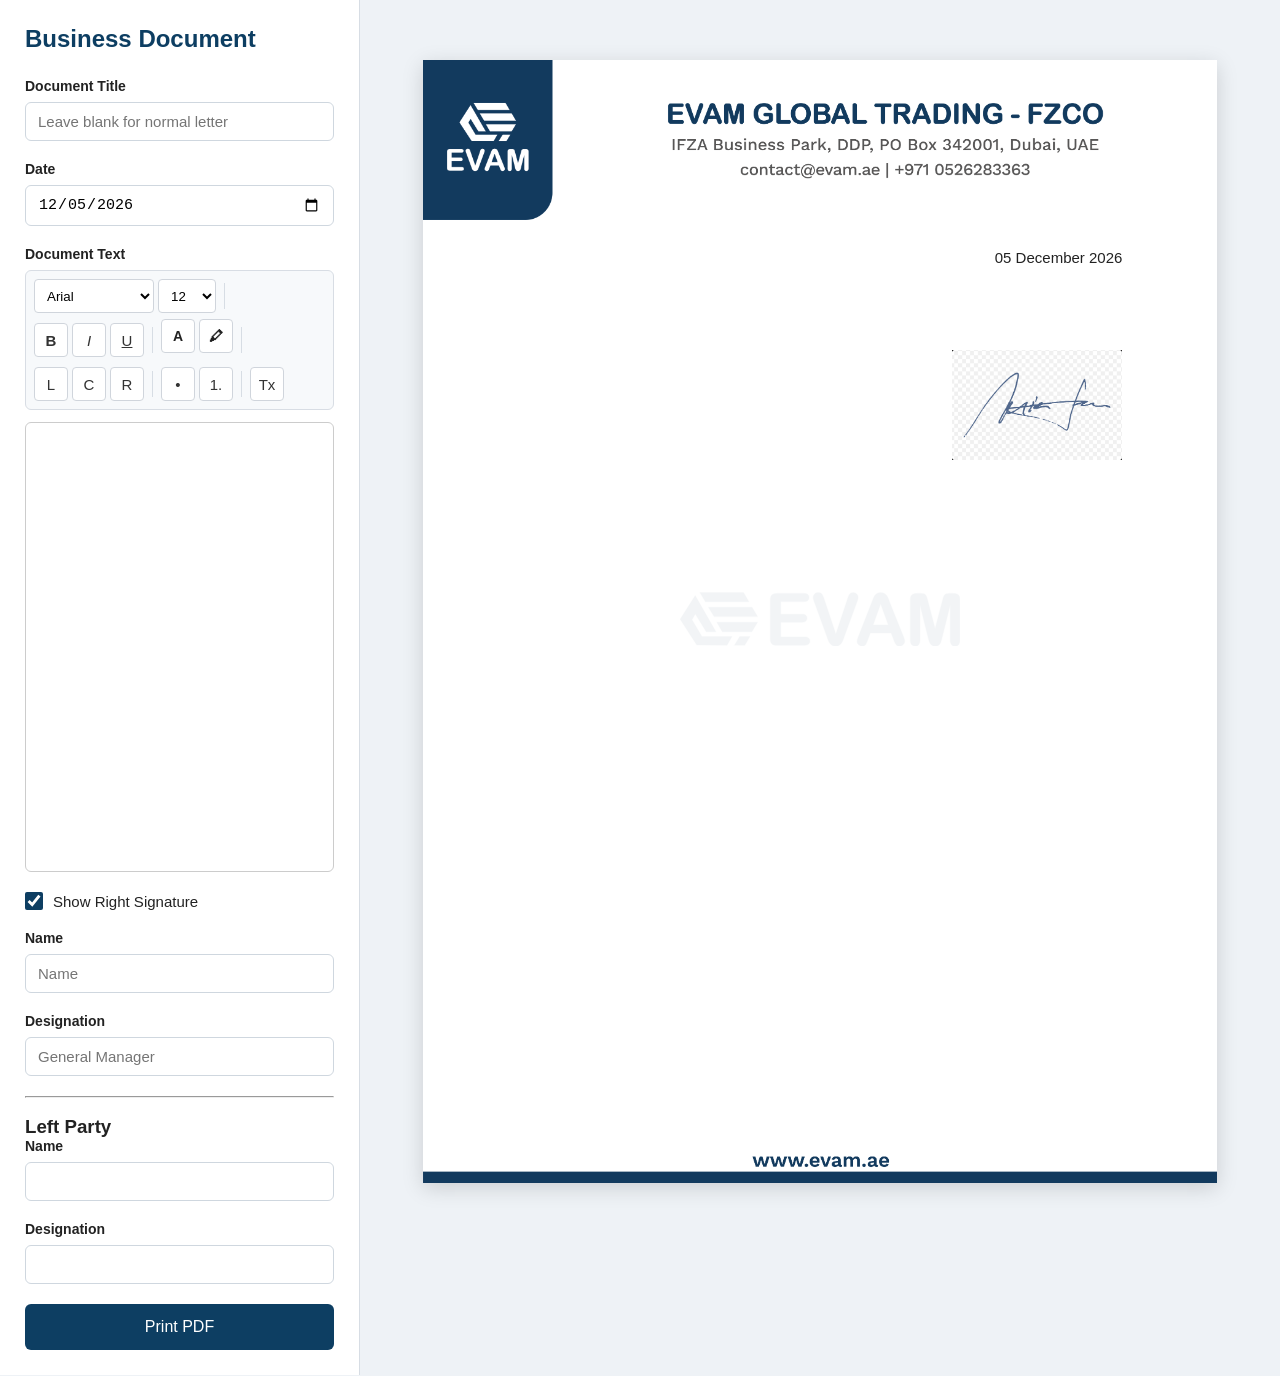
<file: InvoiceGenerator/forms/document.html>
<!DOCTYPE html>
<html lang="en">
<head>
    <meta charset="UTF-8">
    <meta name="viewport" content="width=device-width, initial-scale=1.0">
    <title>Business Document Generator</title>

    <link rel="stylesheet" href="../css/document.css">
</head>
<body>

<div class="container">

    <!-- ==========================
         LEFT PANEL
    =========================== -->

    <aside class="controls">

        <h2>Business Document</h2>

        <div class="form-group">

            <label for="docTitle">Document Title</label>

            <input type="text" id="docTitle" placeholder="Leave blank for normal letter">

        </div>

        <div class="form-group">
            <label for="docDate">Date</label>
            <input type="date" id="docDate">
        </div>

        <div class="form-group">

            <label>Document Text</label>

            <div class="toolbar" id="toolbar">

                <!-- Font -->
                <div class="tool-group">

                    <select id="fontFamily">
                        <option value="Arial">Arial</option>
                        <option value="Calibri">Calibri</option>
                        <option value="Times New Roman">Times New Roman</option>
                        <option value="Verdana">Verdana</option>
                        <option value="Georgia">Georgia</option>
                        <option value="Tahoma">Tahoma</option>
                    </select>

                    <select id="fontSize">
                        <option value="2">10</option>
                        <option value="3" selected>12</option>
                        <option value="4">14</option>
                        <option value="5">18</option>
                        <option value="6">24</option>
                    </select>

                </div>

                <div class="divider"></div>

                <!-- Text Formatting -->
                <div class="tool-group">

                    <button type="button" data-command="bold" title="Bold"><b>B</b></button>

                    <button type="button" data-command="italic" title="Italic"><i>I</i></button>

                    <button type="button" data-command="underline" title="Underline"><u>U</u></button>

                </div>

                <div class="divider"></div>

                <!-- Colors -->
                <div class="tool-group">

                    <label class="color-tool" title="Text Color">

                        A

                        <input type="color" id="textColor">

                    </label>

                    <label class="color-tool" title="Highlight Color">

                        🖍

                        <input type="color" id="highlightColor">

                    </label>

                </div>

                <div class="divider"></div>

                <!-- Alignment -->
                <div class="tool-group">

                    <button type="button" data-command="justifyLeft" title="Align Left">L</button>

                    <button type="button" data-command="justifyCenter" title="Align Center">C</button>

                    <button type="button" data-command="justifyRight" title="Align Right">R</button>

                </div>

                <div class="divider"></div>

                <!-- Lists -->
                <div class="tool-group">

                    <button type="button"
                        data-command="insertUnorderedList"
                        title="Bullet List">

                        •

                    </button>

                    <button type="button" data-command="insertOrderedList" title="Numbered List">
                        1.
                    </button>
                </div>

                <div class="divider"></div>

                <!-- Clear Formatting -->
                <div class="tool-group">

                    <button type="button" data-command="removeFormat" title="Clear Formatting">
                        Tx
                    </button>
                </div>

            </div>

            <div id="editor" class="editor" contenteditable="true" spellcheck="true">
            </div>

        </div>

        <div class="form-group">
            <label class="checkbox-label">
                <input type="checkbox" id="showRightSignature" checked>
                <span>Show Right Signature</span>
            </label>
        </div>

        <div class="form-group">
            <label for="signName">Name</label>
            <input type="text" id="signName" placeholder="Name">
        </div>

        <div class="form-group">
            <label for="designation">Designation</label>
            <input type="text" id="designation" placeholder="General Manager">
        </div>

        <hr>
        <br />
        <h3>Left Party</h3>

        <div class="form-group">
            <label>Name</label>
            <input type="text" id="leftSignName">
        </div>

        <div class="form-group">
            <label>Designation</label>
            <input type="text" id="leftDesignation">
        </div>

        <button id="printBtn">
            Print PDF
        </button>

    </aside>



    <!-- ==========================
         RIGHT PANEL
    =========================== -->

    <main class="preview-area">

        <div id="documentContainer"></div>

    </main>

</div>
<!-- <script src="../js/rich-editor.js"></script> -->
<script src="../js/document.js"></script>

</body>
</html>
</file>
<file: InvoiceGenerator/css/document.css>
/* ==========================================================
   BUSINESS DOCUMENT GENERATOR
   document.css
   ========================================================== */

/* ---------- Reset ---------- */

*,
*::before,
*::after{
    box-sizing:border-box;
    margin:0;
    padding:0;
}

:root{

    --primary:#0d3e62;
    --border:#d7dde4;
    --bg:#eef2f6;
    --white:#ffffff;
    --text:#222;
    --radius:8px;
    --shadow:0 8px 30px rgba(0,0,0,.08);

}

body{

    font-family:Arial,Helvetica,sans-serif;
    background:var(--bg);
    color:var(--text);

}

/* ==========================================================
   LAYOUT
   ========================================================== */

.container{

    display:flex;
    min-height:100vh;

}

/* ==========================================================
   LEFT PANEL
   ========================================================== */

.controls{

    width:360px;
    background:#fff;
    padding:25px;
    border-right:1px solid var(--border);

    overflow:auto;

}

.controls h2{

    margin-bottom:25px;
    color:var(--primary);

}

.form-group{

    margin-bottom:20px;

}

label{

    display:block;
    font-size:14px;
    margin-bottom:8px;
    font-weight:bold;

}

input,
textarea{

    width:100%;
    border:1px solid #cfd7df;
    border-radius:6px;
    padding:10px 12px;
    font-size:15px;
    outline:none;

}

input:focus,
textarea:focus{

    border-color:var(--primary);

}

textarea{

    resize:vertical;
    min-height:350px;
    line-height:1.6;

}

button{

    width:100%;
    border:none;
    background:var(--primary);
    color:#fff;

    padding:14px;

    font-size:16px;

    border-radius:6px;

    cursor:pointer;

    transition:.25s;

}

button:hover{

    opacity:.9;

}

.color-box{

    width:38px;
    height:38px;

    border:1px solid #ccc;

    border-radius:4px;

    overflow:hidden;

    cursor:pointer;

}

.color-box input{

    width:100%;
    height:100%;

    border:none;

    padding:0;

    cursor:pointer;

}

.color-tool{

    position:relative;

    width:34px;
    height:34px;

    border:1px solid #d0d5dc;
    border-radius:4px;

    background:#fff;

    display:flex;
    align-items:center;
    justify-content:center;

    cursor:pointer;

    font-weight:bold;

    overflow:hidden;

}

.color-tool input{

    position:absolute;

    inset:0;

    opacity:0;

    cursor:pointer;

}

/* ==========================================================
   RIGHT PANEL
   ========================================================== */

.preview-area{

    flex:1;

    overflow:auto;

    padding:40px;

}

/* ==========================================================
   A4 PAGE
   ========================================================== */

.page{
    width:210mm;
    height:297mm;

    background:#fff;
    margin:20px auto;

    position:relative;

    box-shadow:0 5px 20px rgba(0,0,0,.15);

    overflow:hidden;
}

.content{

    position:absolute;

    top:50mm;
    left:25mm;
    right:25mm;
    bottom:30mm;

    display:flex;
    flex-direction:column;
}
/* ==========================================================
   HEADER
   ========================================================== */

.header-img{

    position:absolute;

    top:0;
    left:0;

    width:100%;
}

/* ==========================================================
   CONTENT
   ========================================================== */

.date-row{

    text-align:right;

    margin-bottom:25px;

    font-size:15px;

}

.document-text{

    white-space:pre-wrap;

    word-break:break-word;

    line-height:1.8;

    font-size:15px;

}

.document-title{

    text-align:center;

    font-size:22px;

    font-weight:bold;

    text-transform:uppercase;

    margin-bottom:20px;

    color:#222;

}

.signature-section{

    display:flex;

    justify-content:space-between;

    align-items:flex-end;

    margin-top:5px;

}

.left-signature,
.right-signature{

    width:40%;

}

.left-signature{

    text-align:left;

}

.right-signature{

    text-align:right;

}

/* Checkbox */

.checkbox-label{

    display:flex;

    align-items:center;

    gap:10px;

    cursor:pointer;

    font-size:15px;

    font-weight:500;

}

.checkbox-label input[type="checkbox"]{

    width:18px;

    height:18px;

    margin:0;

    cursor:pointer;

    accent-color:var(--primary);

}

.checkbox-label span{

    line-height:1;

}

.signature-img{

    display:block;

    width:170px;

    height:auto;

    margin-left:auto;      /* Push image to the right */

    margin-bottom:8px;

}

.sign-name{

    font-weight:bold;

    font-size:16px;

}

.sign-designation{

    margin-top:5px;

    color:#555;

    font-size:15px;

}

.previewName,
.leftName{

    display:block;

    font-size:16px;

    font-weight:700;

}

.previewDesignation,
.leftDesignation{

    display:block;

    margin-top:4px;

    font-size:15px;

    color:#555;

}

/* ==========================================================
   FOOTER
   ========================================================== */

.footer-img{

    position:absolute;

    bottom:0;
    left:0;

    width:100%;
}

/* ==========================================================
   RESPONSIVE
   ========================================================== */

@media(max-width:1200px){

    .container{

        flex-direction:column;

    }

    .controls{

        width:100%;
        border-right:none;
        border-bottom:1px solid var(--border);

    }

    .preview-area{

        padding:20px;

    }

    .page{

        width:100%;

        min-height:auto;

    }

}

/* ==========================================================
   PRINT
   ========================================================== */

@page{
    size:A4;
    margin:0;
}

@media print{

    body{

        background:#fff;

    }

    .controls{
        display:none;
    }

    .page{
        margin:0;
        box-shadow:none;
    }

    .preview-area{

        padding:0;

    }

    .header-img{

        width:100%;
        display:block;

    }

    .footer-img{

        width:100%;
        display:block;

        margin-top:auto;

    }

    .document-text{

        white-space:pre-wrap;

        word-break:break-word;

    }

    button{

        display:none;

    }

}

/* ==========================================================
   PAGE BREAK HELPERS
   ========================================================== */

.page-break{

    page-break-before:always;

    break-before:page;

}

.no-break{

    page-break-inside:avoid;

    break-inside:avoid;

}

/* ======================================
   RICH TEXT EDITOR
====================================== */

.toolbar{

    display:flex;
    align-items:center;
    flex-wrap:wrap;
    gap:6px;

    padding:8px;

    border:1px solid #d8dde4;
    border-radius:6px;

    background:#f7f9fb;

    margin-bottom:12px;

}

.toolbar button{

    width:34px;
    height:34px;

    padding:0;

    border:1px solid #d0d5dc;

    background:#fff;

    color:#333;

    border-radius:4px;

    cursor:pointer;

    font-size:15px;

}

.toolbar button:not(.active):hover{

    background:#eef4f8;

}

.toolbar button.active{

    background:var(--primary);

    color:#fff;

    border-color:var(--primary);

}

.toolbar button:focus{

    outline:2px solid #7aa7d9;
    outline-offset:2px;

}

.toolbar select{

    height:34px;

    border:1px solid #d0d5dc;

    border-radius:4px;

    padding:0 8px;

    background:#fff;

}

#fontFamily{

    width:120px;

}

#fontSize{

    width:58px;

}

.tool-group{

    display:flex;
    align-items:center;

    gap:4px;

}

.divider{

    width:1px;

    height:26px;

    background:#d7dde4;

    margin:0 2px;

}

.toolbar input[type=color]{

    width:34px;

    height:34px;

    border:1px solid #d0d5dc;

    border-radius:4px;

    padding:2px;

    background:#fff;

    cursor:pointer;

}

.editor{

    min-height:450px;

    background:#fff;

    border:1px solid #ccc;

    border-radius:6px;

    padding:15px;

    overflow:auto;

    outline:none;

    line-height:1.8;

    font-size:15px;

}

.editor:empty:before{

    content:"Type your document here...";

    color:#999;

}

.document-text p {
    margin: 0 0 12px 0;
}

.document-text ul,
.document-text ol {
    margin: 0 0 12px 0;
    padding-left: 28px;
}

.document-text li {
    margin-bottom: 6px;
}

/* ==========================================
   WATERMARK
========================================== */

.watermark{

    position:absolute;

    top:50%;

    left:50%;

    transform:translate(-50%,-50%);

    pointer-events:none;

    z-index:1;

}

.watermark img{

    width:280px;

    opacity:.05;

}
</file>
